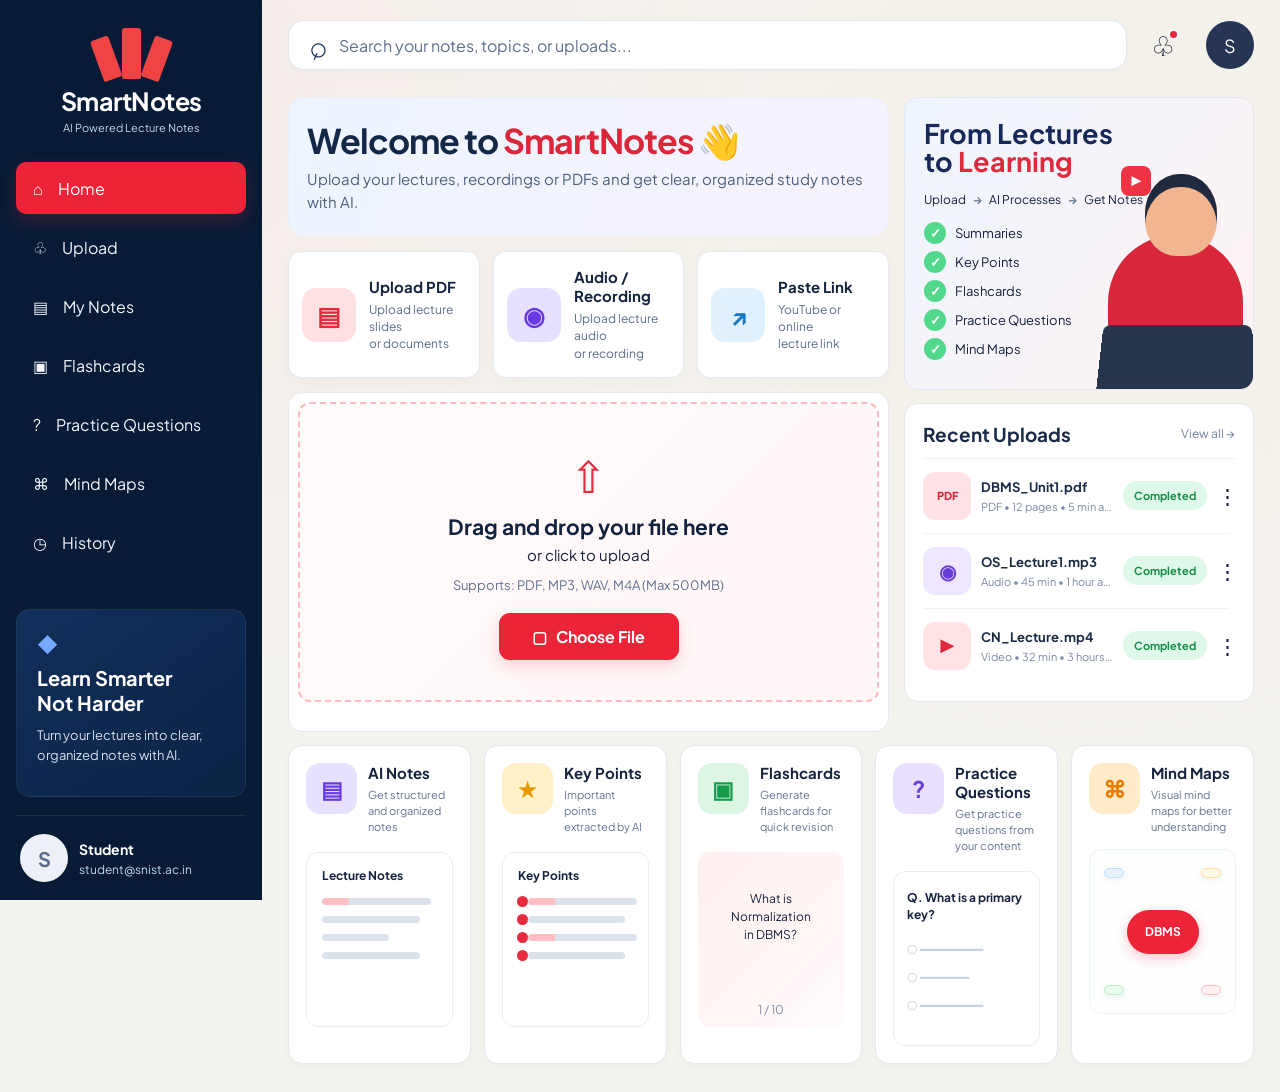
<file: index (1).html>
<!DOCTYPE html>
<html lang="en">
<head>
    <meta charset="UTF-8">
    <meta name="viewport" content="width=device-width, initial-scale=1.0">
    <title>SmartNotes - AI Powered Lecture Notes</title>
    <link rel="stylesheet" href="style.css">
</head>

<body>

<aside class="sidebar" id="sidebar">

    <button class="mobile-menu-btn" id="mobileMenuBtn" aria-label="Open menu">☰</button>

    <div class="brand">
        <div class="logo-mark" aria-hidden="true">
            <span></span><span></span><span></span>
        </div>
        <div class="brand-text">
            <h2>SmartNotes</h2>
            <p>AI Powered Lecture Notes</p>
        </div>
    </div>

    <nav class="sidebar-nav">
        <button class="nav-item active" onclick="goDashboard()">⌂ <span>Home</span></button>
        <button class="nav-item" onclick="showMessage('Upload a document first')">♧ <span>Upload</span></button>
        <button class="nav-item" onclick="showMessage('My Notes will be available soon')">▤ <span>My Notes</span></button>
        <button class="nav-item" onclick="showMessage('Flashcards will be available soon')">▣ <span>Flashcards</span></button>
        <button class="nav-item" onclick="showMessage('Practice Questions will be available soon')">? <span>Practice Questions</span></button>
        <button class="nav-item" onclick="showMessage('Mind Maps will be available soon')">⌘ <span>Mind Maps</span></button>
        <button class="nav-item" onclick="showMessage('History will be available soon')">◷ <span>History</span></button>
    </nav>

    <div class="sidebar-card">
        <div class="sidebar-card-icon">◆</div>
        <strong>Learn Smarter<br>Not Harder</strong>
        <p>Turn your lectures into clear, organized notes with AI.</p>
    </div>

    <div class="student-profile">
        <div class="student-avatar">S</div>
        <div>
            <strong>Student</strong>
            <span>student@snist.ac.in</span>
        </div>
    </div>
</aside>


<main class="main">

    <header class="topbar">
        <div class="search-box">
            <span>⌕</span>
            <input
                type="text"
                id="searchInput"
                placeholder="Search your notes, topics, or uploads..."
                autocomplete="off"
            >
        </div>

        <div class="top-actions">
            <button class="notification-btn" aria-label="Notifications">
                ♧
                <i></i>
            </button>
            <div class="profile">S</div>
        </div>
    </header>


    <div class="dashboard-grid">

        <section class="dashboard-main">

            <section class="hero">
                <div>
                    <h1>Welcome to <span>SmartNotes</span> 👋</h1>
                    <p>Upload your lectures, recordings or PDFs and get clear, organized study notes with AI.</p>
                </div>
            </section>


            <section class="quick-actions">
                <button class="quick-card" onclick="fileInput.click()">
                    <div class="quick-icon red">▤</div>
                    <div>
                        <strong>Upload PDF</strong>
                        <p>Upload lecture slides<br>or documents</p>
                    </div>
                </button>

                <button class="quick-card" onclick="showMessage('Audio / Recording support coming soon')">
                    <div class="quick-icon purple">◉</div>
                    <div>
                        <strong>Audio / Recording</strong>
                        <p>Upload lecture audio<br>or recording</p>
                    </div>
                </button>

                <button class="quick-card" onclick="showMessage('Paste Link support coming soon')">
                    <div class="quick-icon blue">↗</div>
                    <div>
                        <strong>Paste Link</strong>
                        <p>YouTube or online<br>lecture link</p>
                    </div>
                </button>
            </section>


            <section class="upload-card">
                <div
                    class="dropzone"
                    id="dropzone"
                    role="button"
                    tabindex="0"
                    aria-label="Upload PDF"
                >
                    <div class="upload-cloud">⇧</div>
                    <h2>Drag and drop your file here</h2>
                    <p>or click to upload</p>
                    <small>Supports: PDF, MP3, WAV, M4A (Max 500MB)</small>

                    <input
                        type="file"
                        id="fileInput"
                        accept=".pdf,application/pdf"
                        hidden
                    >

                    <button type="button" id="chooseFile" class="choose-file">
                        ▢ &nbsp; Choose File
                    </button>
                </div>

                <div class="file-status" id="fileStatus"></div>
            </section>

        </section>


        <aside class="dashboard-side">

            <section class="learning-card">
                <div class="learning-copy">
                    <h2>From Lectures<br>to <span>Learning</span></h2>
                    <p class="flow">Upload <b>→</b> AI Processes <b>→</b> Get Notes</p>

                    <ul>
                        <li><span>✓</span> Summaries</li>
                        <li><span>✓</span> Key Points</li>
                        <li><span>✓</span> Flashcards</li>
                        <li><span>✓</span> Practice Questions</li>
                        <li><span>✓</span> Mind Maps</li>
                    </ul>
                </div>

                <div class="learning-illustration">
                    <div class="play-button">▶</div>
                    <div class="person-head"></div>
                    <div class="person-body"></div>
                    <div class="laptop"></div>
                </div>
            </section>


            <section class="recent-card">
                <div class="recent-header">
                    <h2>Recent Uploads</h2>
                    <button onclick="showMessage('Recent uploads view coming soon')">View all →</button>
                </div>

                <div class="recent-list" id="recentList">
                    <div class="recent-item">
                        <div class="recent-icon pdf">PDF</div>
                        <div class="recent-info">
                            <strong>DBMS_Unit1.pdf</strong>
                            <span>PDF • 12 pages • 5 min ago</span>
                        </div>
                        <b class="status">Completed</b>
                        <button class="dots">⋮</button>
                    </div>

                    <div class="recent-item">
                        <div class="recent-icon audio">◉</div>
                        <div class="recent-info">
                            <strong>OS_Lecture1.mp3</strong>
                            <span>Audio • 45 min • 1 hour ago</span>
                        </div>
                        <b class="status">Completed</b>
                        <button class="dots">⋮</button>
                    </div>

                    <div class="recent-item">
                        <div class="recent-icon video">▶</div>
                        <div class="recent-info">
                            <strong>CN_Lecture.mp4</strong>
                            <span>Video • 32 min • 3 hours ago</span>
                        </div>
                        <b class="status">Completed</b>
                        <button class="dots">⋮</button>
                    </div>
                </div>
            </section>

        </aside>

    </div>


    <section class="features" id="features">

        <article class="feature-card">
            <div class="feature-heading">
                <div class="feature-icon purple">▤</div>
                <div>
                    <h3>AI Notes</h3>
                    <p>Get structured and organized notes</p>
                </div>
            </div>
            <div class="mini-notes">
                <strong>Lecture Notes</strong>
                <span class="mini-line long"></span>
                <span class="mini-line"></span>
                <span class="mini-line short"></span>
                <span class="mini-line"></span>
            </div>
        </article>

        <article class="feature-card">
            <div class="feature-heading">
                <div class="feature-icon yellow">★</div>
                <div>
                    <h3>Key Points</h3>
                    <p>Important points extracted by AI</p>
                </div>
            </div>
            <div class="mini-notes bullets">
                <strong>Key Points</strong>
                <span class="mini-line long"></span>
                <span class="mini-line"></span>
                <span class="mini-line long"></span>
                <span class="mini-line"></span>
            </div>
        </article>

        <article class="feature-card">
            <div class="feature-heading">
                <div class="feature-icon green">▣</div>
                <div>
                    <h3>Flashcards</h3>
                    <p>Generate flashcards for quick revision</p>
                </div>
            </div>
            <div class="flashcard-preview">
                <span>What is Normalization<br>in DBMS?</span>
                <b>1 / 10</b>
            </div>
        </article>

        <article class="feature-card">
            <div class="feature-heading">
                <div class="feature-icon violet">?</div>
                <div>
                    <h3>Practice Questions</h3>
                    <p>Get practice questions from your content</p>
                </div>
            </div>
            <div class="question-preview">
                <strong>Q. What is a primary key?</strong>
                <span>○ ━━━━━━━━━</span>
                <span>○ ━━━━━━━</span>
                <span>○ ━━━━━━━━━</span>
            </div>
        </article>

        <article class="feature-card">
            <div class="feature-heading">
                <div class="feature-icon orange">⌘</div>
                <div>
                    <h3>Mind Maps</h3>
                    <p>Visual mind maps for better understanding</p>
                </div>
            </div>
            <div class="mindmap-preview">
                <div class="mind-center">DBMS</div>
                <i class="node n1"></i><i class="node n2"></i>
                <i class="node n3"></i><i class="node n4"></i>
            </div>
        </article>

    </section>

</main>


<script>
function goDashboard() {
    window.location.href = "/";
}

function showMessage(message) {
    const status = document.getElementById("fileStatus");
    status.textContent = message;
    status.style.color = "#3157a5";

    clearTimeout(window.messageTimer);
    window.messageTimer = setTimeout(() => {
        status.textContent = "";
    }, 3500);
}

const fileInput = document.getElementById("fileInput");
const chooseFile = document.getElementById("chooseFile");
const dropzone = document.getElementById("dropzone");
const fileStatus = document.getElementById("fileStatus");

chooseFile.addEventListener("click", function (event) {
    event.stopPropagation();
    fileInput.click();
});

dropzone.addEventListener("click", function () {
    fileInput.click();
});

dropzone.addEventListener("keydown", function (event) {
    if (event.key === "Enter" || event.key === " ") {
        event.preventDefault();
        fileInput.click();
    }
});

fileInput.addEventListener("change", function () {
    if (fileInput.files.length > 0) {
        uploadPDF(fileInput.files[0]);
    }
});

dropzone.addEventListener("dragover", function (event) {
    event.preventDefault();
    dropzone.classList.add("dragging");
});

dropzone.addEventListener("dragleave", function () {
    dropzone.classList.remove("dragging");
});

dropzone.addEventListener("drop", function (event) {
    event.preventDefault();
    dropzone.classList.remove("dragging");

    const files = event.dataTransfer.files;
    if (files.length > 0) {
        uploadPDF(files[0]);
    }
});

async function uploadPDF(file) {
    const isPDF =
        file.type === "application/pdf" ||
        file.name.toLowerCase().endsWith(".pdf");

    if (!isPDF) {
        fileStatus.textContent = "❌ Please select a PDF file.";
        fileStatus.style.color = "#d93025";
        return;
    }

    fileStatus.textContent = "⏳ Uploading and extracting your PDF...";
    fileStatus.style.color = "#3157a5";

    const formData = new FormData();
    formData.append("file", file);

    try {
        const response = await fetch("/upload", {
            method: "POST",
            body: formData
        });

        const data = await response.json();

        if (!response.ok) {
            throw new Error(data.error || "Upload failed.");
        }

        sessionStorage.setItem("smartnotes_text", data.text || "");
        sessionStorage.setItem("smartnotes_filename", data.filename || file.name);
        sessionStorage.setItem("smartnotes_pages", data.pages || 0);

        fileStatus.textContent =
            "✅ PDF uploaded successfully! Opening document...";
        fileStatus.style.color = "#188038";

        setTimeout(function () {
            window.location.href = "/document.html";
        }, 500);

    } catch (error) {
        console.error(error);
        fileStatus.textContent = "❌ " + error.message;
        fileStatus.style.color = "#d93025";
    }
}


/* MOBILE MENU */
const mobileMenuBtn = document.getElementById("mobileMenuBtn");
const sidebar = document.getElementById("sidebar");

mobileMenuBtn.addEventListener("click", function () {
    sidebar.classList.toggle("menu-open");

    if (sidebar.classList.contains("menu-open")) {
        mobileMenuBtn.textContent = "✕";
        mobileMenuBtn.setAttribute("aria-label", "Close menu");
    } else {
        mobileMenuBtn.textContent = "☰";
        mobileMenuBtn.setAttribute("aria-label", "Open menu");
    }
});


/* SEARCH */
const searchInput = document.getElementById("searchInput");

searchInput.addEventListener("input", function () {
    const searchText = searchInput.value.toLowerCase().trim();

    document.querySelectorAll(".feature-card").forEach(function (card) {
        const text = card.textContent.toLowerCase();
        card.style.display =
            !searchText || text.includes(searchText) ? "" : "none";
    });

    document.querySelectorAll(".recent-item").forEach(function (item) {
        const text = item.textContent.toLowerCase();
        item.style.display =
            !searchText || text.includes(searchText) ? "" : "none";
    });
});
</script>

</body>
</html>
</file>
<file: style.css>
@import url('https://fonts.googleapis.com/css2?family=Plus+Jakarta+Sans:wght@300;400;500;600;700;800&family=Newsreader:ital,opsz,wght@1,6..72,400;1,6..72,500;1,6..72,600&display=swap');

:root, [data-theme="light"] {
    --bg-warm: #F5F3EE;
    --bg-main: #F5F3EE;
    --bg-card: #FFFFFF;
    --bg-surface: #FFFFFF;
    --bg-card-subtle: #FAF9F6;
    --bg-card-glass: rgba(255, 255, 255, 0.88);
    --text-primary: #152238;
    --text-secondary: #758096;
    --text-muted: #9BA4B5;
    --accent-red: #F3263D;
    --accent-red-hover: #DB1D32;
    --accent-red-subtle: rgba(243, 38, 61, 0.08);
    --accent-gold: #C49A48;
    --border-subtle: #E8E5DF;
    --border-light: rgba(21, 34, 56, 0.06);
    --shadow-sm: 0 2px 8px -1px rgba(21, 34, 56, 0.05);
    --shadow-md: 0 10px 25px -4px rgba(21, 34, 56, 0.07), 0 2px 6px -2px rgba(21, 34, 56, 0.03);
    --shadow-lg: 0 20px 40px -8px rgba(21, 34, 56, 0.09), 0 4px 12px -2px rgba(21, 34, 56, 0.04);
    --radius-pill: 9999px;
    --radius-lg: 24px;
    --radius-md: 18px;
    --radius-sm: 12px;
}

[data-theme="dark"] {
    --bg-warm: #101521;
    --bg-main: #101521;
    --bg-card: #192334;
    --bg-surface: #192334;
    --bg-card-subtle: #202D40;
    --bg-card-glass: rgba(25, 35, 52, 0.88);
    --text-primary: #F5F6FA;
    --text-secondary: #AAB5C5;
    --text-muted: #6E7C91;
    --accent-red: #FF4056;
    --accent-red-hover: #FF5A6E;
    --accent-red-subtle: rgba(255, 64, 86, 0.16);
    --accent-gold: #E2BC70;
    --border-subtle: #303D50;
    --border-light: rgba(245, 246, 250, 0.08);
    --shadow-sm: 0 2px 8px -1px rgba(0, 0, 0, 0.35);
    --shadow-md: 0 10px 25px -4px rgba(0, 0, 0, 0.45), 0 2px 6px -2px rgba(0, 0, 0, 0.25);
    --shadow-lg: 0 20px 40px -8px rgba(0, 0, 0, 0.55), 0 4px 12px -2px rgba(0, 0, 0, 0.35);
    --radius-pill: 9999px;
    --radius-lg: 24px;
    --radius-md: 18px;
    --radius-sm: 12px;
}

* {
    box-sizing: border-box;
    margin: 0;
    padding: 0;
}

html {
    width: 100%;
    min-height: 100%;
    scroll-behavior: smooth;
}

body {
    font-family: 'Plus Jakarta Sans', -apple-system, BlinkMacSystemFont, 'Segoe UI', Roboto, sans-serif;
    background: radial-gradient(circle at 15% 10%, rgba(243, 38, 61, 0.035) 0%, transparent 40%), radial-gradient(circle at 85% 20%, rgba(196, 154, 72, 0.03) 0%, transparent 40%), var(--bg-main);
    color: var(--text-primary);
    min-height: 100vh;
    overflow-x: hidden;
    -webkit-font-smoothing: antialiased;
    -moz-osx-font-smoothing: grayscale;
    transition: background-color 0.4s ease, color 0.4s ease;
}

[data-theme="dark"] body {
    background: radial-gradient(circle at 15% 10%, rgba(255, 64, 86, 0.05) 0%, transparent 40%), radial-gradient(circle at 85% 20%, rgba(226, 188, 112, 0.04) 0%, transparent 40%), var(--bg-main);
}

button,
input {
    font: inherit;
}

button {
    border: 0;
}

.sidebar {
    position: fixed;
    inset: 0 auto 0 0;
    width: 262px;
    height: 100vh;
    padding: 26px 16px 18px;
    background: #071b36;
    color: #fff;
    display: flex;
    flex-direction: column;
    z-index: 1000;
    overflow-y: auto;
}

.brand {
    display: flex;
    align-items: center;
    justify-content: center;
    flex-direction: column;
    text-align: center;
    margin-bottom: 28px;
}

.logo-mark {
    width: 76px;
    height: 55px;
    position: relative;
    margin-bottom: 8px;
}

.logo-mark span {
    position: absolute;
    bottom: 2px;
    width: 19px;
    height: 43px;
    background: #f04444;
    border-radius: 3px 3px 2px 2px;
    transform-origin: bottom;
}

.logo-mark span:nth-child(1) {
    left: 11px;
    transform: rotate(-20deg);
}

.logo-mark span:nth-child(2) {
    left: 29px;
    height: 51px;
    transform: rotate(0);
}

.logo-mark span:nth-child(3) {
    right: 10px;
    transform: rotate(20deg);
}

.brand h2 {
    font-size: 25px;
    line-height: 1;
    letter-spacing: -0.5px;
}

.brand p {
    margin-top: 7px;
    font-size: 11px;
    color: #c8d3e5;
}

.sidebar-nav {
    display: flex;
    flex-direction: column;
    gap: 7px;
}

.nav-item {
    width: 100%;
    min-height: 52px;
    padding: 10px 17px;
    display: flex;
    align-items: center;
    gap: 15px;
    border-radius: 10px;
    background: transparent;
    color: #f1f5fb;
    cursor: pointer;
    text-align: left;
    font-size: 16px;
    transition: 0.2s ease;
}

.nav-item:hover {
    background: rgba(255, 255, 255, 0.08);
}

.nav-item.active {
    background: #ed2438;
    box-shadow: 0 7px 18px rgba(237, 36, 56, 0.22);
}

.nav-item:first-letter {
    font-size: 23px;
}

.sidebar-card {
    margin-top: auto;
    padding: 18px 20px;
    min-height: 188px;
    border-radius: 14px;
    background: linear-gradient(145deg, #122f5b, #0b2344);
    border: 1px solid rgba(255,255,255,0.06);
}

.sidebar-card-icon {
    font-size: 25px;
    margin-bottom: 5px;
    color: #75a8ff;
}

.sidebar-card strong {
    display: block;
    font-size: 20px;
    line-height: 1.25;
}

.sidebar-card p {
    margin-top: 10px;
    color: #d4deed;
    font-size: 13px;
    line-height: 1.55;
}

.student-profile {
    display: flex;
    align-items: center;
    gap: 11px;
    padding: 18px 4px 0;
    margin-top: 18px;
    border-top: 1px solid rgba(255,255,255,0.09);
}

.student-avatar {
    width: 48px;
    height: 48px;
    flex: 0 0 48px;
    display: grid;
    place-items: center;
    border-radius: 50%;
    background: #edf1f7;
    color: #596b8d;
    font-size: 20px;
    font-weight: 700;
}

.student-profile strong,
.student-profile span {
    display: block;
}

.student-profile strong {
    font-size: 14px;
}

.student-profile span {
    margin-top: 4px;
    color: #c8d3e5;
    font-size: 12px;
}

.mobile-menu-btn {
    display: none;
}

.main {
    margin-left: 262px;
    width: calc(100% - 262px);
    min-height: 100vh;
    padding: 20px 26px 28px;
}

.topbar {
    display: flex;
    align-items: center;
    gap: 18px;
    margin-bottom: 27px;
}

.search-box {
    height: 50px;
    flex: 1;
    max-width: 900px;
    display: flex;
    align-items: center;
    gap: 13px;
    padding: 0 18px;
    border: 1px solid #e0e6f0;
    border-radius: 16px;
    background: #fff;
    box-shadow: 0 2px 8px rgba(25, 52, 92, 0.02);
}

.search-box > span {
    font-size: 31px;
    line-height: 1;
    color: #172f55;
    transform: rotate(-20deg);
}

.search-box input {
    width: 100%;
    border: 0;
    outline: 0;
    background: transparent;
    color: #17213d;
    font-size: 16px;
}

.search-box input::placeholder {
    color: #61708c;
}

.top-actions {
    margin-left: auto;
    display: flex;
    align-items: center;
    gap: 25px;
}

.notification-btn {
    position: relative;
    width: 36px;
    height: 40px;
    background: transparent;
    color: #17213d;
    cursor: pointer;
    font-size: 27px;
}

.notification-btn i {
    position: absolute;
    top: 4px;
    right: 2px;
    width: 11px;
    height: 11px;
    border-radius: 50%;
    background: #e7283c;
    border: 2px solid #f5f8fd;
}

.profile {
    width: 48px;
    height: 48px;
    display: grid;
    place-items: center;
    border-radius: 50%;
    background: #263553;
    color: #fff;
    font-size: 18px;
}

.dashboard-grid {
    display: grid;
    grid-template-columns: minmax(0, 2.15fr) minmax(350px, 1fr);
    gap: 15px;
    align-items: start;
}

.dashboard-main {
    min-width: 0;
}

.hero {
    min-height: 126px;
    display: flex;
    align-items: center;
    padding: 23px 18px;
    margin-bottom: 14px;
    border-radius: 17px;
    background: linear-gradient(110deg, #edf5ff, #f7f2ff);
    border: 1px solid #edf0f6;
}

.hero h1 {
    font-size: 34px;
    line-height: 1.15;
    letter-spacing: -1px;
    color: #132747;
}

.hero h1 span {
    color: #db273a;
}

.hero p {
    margin-top: 8px;
    max-width: 780px;
    color: #4e607f;
    font-size: 15px;
    line-height: 1.5;
}

.hero-badge {
    display: inline-flex;
    align-items: center;
    gap: 8px;
    padding: 4px 12px;
    background: rgba(237, 36, 56, 0.08);
    border: 1px solid rgba(237, 36, 56, 0.22);
    border-radius: 20px;
    font-size: 11px;
    font-weight: 700;
    letter-spacing: 0.6px;
    color: #ed2438;
    margin-bottom: 8px;
    text-transform: uppercase;
}

.badge-dot {
    width: 7px;
    height: 7px;
    border-radius: 50%;
    background: #ed2438;
    box-shadow: 0 0 6px rgba(237, 36, 56, 0.6);
    display: inline-block;
}

.hero-pills {
    display: flex;
    flex-wrap: wrap;
    gap: 8px;
    margin-top: 12px;
}

.hero-pill {
    display: inline-flex;
    align-items: center;
    gap: 5px;
    padding: 3px 10px;
    background: #ffffff;
    border: 1px solid #d8e1ee;
    border-radius: 12px;
    font-size: 12px;
    font-weight: 600;
    color: #172b4d;
    box-shadow: 0 1px 3px rgba(10, 30, 60, 0.04);
}

.feature-tag {
    margin-left: auto;
    font-size: 10.5px;
    font-weight: 700;
    letter-spacing: 0.4px;
    padding: 2px 7px;
    border-radius: 6px;
    background: #f1f4f9;
    color: #556885;
    text-transform: uppercase;
}

.quick-actions {
    display: grid;
    grid-template-columns: repeat(3, 1fr);
    gap: 13px;
    margin-bottom: 14px;
}

.quick-card {
    min-height: 106px;
    padding: 15px 13px;
    display: flex;
    align-items: center;
    gap: 13px;
    text-align: left;
    background: #fff;
    border: 1px solid #e5eaf2;
    border-radius: 13px;
    box-shadow: 0 4px 14px rgba(36, 56, 88, 0.03);
    cursor: pointer;
    transition: 0.2s ease;
}

.quick-card:hover {
    transform: translateY(-2px);
    box-shadow: 0 8px 20px rgba(36, 56, 88, 0.08);
}

.quick-card strong {
    display: block;
    color: #14233e;
    font-size: 15px;
}

.quick-card p {
    margin-top: 5px;
    color: #5d6d88;
    font-size: 12px;
    line-height: 1.45;
}

.quick-icon,
.feature-icon {
    flex: 0 0 auto;
    display: grid;
    place-items: center;
    border-radius: 14px;
    font-weight: 700;
}

.quick-icon {
    width: 54px;
    height: 54px;
    font-size: 25px;
}

.red {
    background: #ffe1e4;
    color: #e32b3c;
}

.purple {
    background: #e8e0ff;
    color: #693be2;
}

.blue {
    background: #dff1ff;
    color: #1979bf;
}

.green {
    background: #ddf5e3;
    color: #17994c;
}

.yellow {
    background: #fff0c8;
    color: #e69a00;
}

.violet {
    background: #e9e0ff;
    color: #6840d7;
}

.orange {
    background: #ffebc9;
    color: #e77d00;
}

.upload-card {
    padding: 9px;
    background: #fff;
    border-radius: 14px;
    border: 1px solid #e4e9f1;
}

.dropzone {
    min-height: 300px;
    padding: 24px;
    display: flex;
    flex-direction: column;
    align-items: center;
    justify-content: center;
    text-align: center;
    border: 2px dashed #ffb9c0;
    border-radius: 12px;
    background: linear-gradient(135deg, #fffafa, #fff6f7);
    cursor: pointer;
    transition: 0.2s ease;
}

.dropzone:hover,
.dropzone.dragging {
    border-color: #ed3346;
    background: #fff2f4;
}

.upload-cloud {
    width: 60px;
    height: 60px;
    display: grid;
    place-items: center;
    margin-bottom: 8px;
    color: #e42c3e;
    font-size: 44px;
    font-weight: 300;
}

.dropzone h2 {
    color: #13233e;
    font-size: 21px;
}

.dropzone p {
    margin-top: 5px;
    color: #17233a;
    font-size: 15px;
}

.dropzone small {
    margin-top: 13px;
    color: #62718c;
    font-size: 13px;
}

.choose-file {
    min-width: 180px;
    margin-top: 20px;
    padding: 13px 25px;
    border-radius: 11px;
    background: #ed2438;
    color: #fff;
    font-size: 16px;
    font-weight: 700;
    cursor: pointer;
    box-shadow: 0 6px 15px rgba(237,36,56,0.18);
}

.choose-file:hover {
    background: #d91f32;
}

.file-status {
    min-height: 20px;
    padding: 7px 5px 1px;
    text-align: center;
    font-size: 13px;
}

.dashboard-side {
    min-width: 0;
    display: flex;
    flex-direction: column;
    gap: 13px;
}

.learning-card {
    min-height: 288px;
    position: relative;
    overflow: hidden;
    display: flex;
    padding: 22px 19px;
    border: 1px solid #e3e8f2;
    border-radius: 14px;
    background: linear-gradient(130deg, #eef5ff, #fff3f3);
}

.learning-copy {
    position: relative;
    z-index: 2;
}

.learning-copy h2 {
    color: #172859;
    font-size: 27px;
    line-height: 1.03;
}

.learning-copy h2 span {
    color: #df293d;
}

.flow {
    margin-top: 16px;
    color: #17213d;
    font-size: 12px;
}

.flow b {
    margin: 0 5px;
    color: #71809a;
}

.learning-copy ul {
    list-style: none;
    margin-top: 15px;
}

.learning-copy li {
    display: flex;
    align-items: center;
    gap: 9px;
    margin: 7px 0;
    color: #17213d;
    font-size: 13px;
}

.learning-copy li span {
    width: 22px;
    height: 22px;
    display: grid;
    place-items: center;
    border-radius: 50%;
    background: #52d88c;
    color: #fff;
    font-weight: 700;
}

.learning-illustration {
    position: absolute;
    right: -7px;
    bottom: 0;
    width: 48%;
    height: 80%;
}

.play-button {
    position: absolute;
    top: 10px;
    left: 28px;
    width: 30px;
    height: 30px;
    display: grid;
    place-items: center;
    border-radius: 8px;
    background: #ef3345;
    color: #fff;
    font-size: 13px;
    z-index: 4;
}

.person-head {
    position: absolute;
    top: 18px;
    right: 43px;
    width: 72px;
    height: 82px;
    border-radius: 48% 48% 43% 43%;
    background: #f1b58f;
    box-shadow: inset 0 13px 0 #202a3e;
    z-index: 3;
}

.person-body {
    position: absolute;
    right: 17px;
    bottom: 14px;
    width: 135px;
    height: 140px;
    border-radius: 70px 70px 0 0;
    background: #d9263b;
    z-index: 2;
}

.laptop {
    position: absolute;
    right: 5px;
    bottom: 0;
    width: 155px;
    height: 66px;
    border-radius: 8px 8px 3px 3px;
    background: #28364d;
    transform: perspective(120px) rotateX(10deg);
    z-index: 5;
    box-shadow: 0 14px 0 #c59a76;
}

.recent-card {
    background: #fff;
    border: 1px solid #e2e8f0;
    border-radius: 14px;
    padding: 18px;
}

.recent-header {
    display: flex;
    align-items: center;
    justify-content: space-between;
    padding-bottom: 12px;
    border-bottom: 1px solid #edf0f5;
}

.recent-header h2 {
    color: #1b2b47;
    font-size: 19px;
}

.recent-header button {
    background: transparent;
    color: #71819e;
    font-size: 12px;
    cursor: pointer;
}

.recent-list {
    display: flex;
    flex-direction: column;
    max-height: 225px;
    overflow-y: auto;
    overflow-x: hidden;
    padding-right: 6px;
    scrollbar-width: thin;
    scrollbar-color: #cbd5e1 #f8fafc;
}

.recent-list::-webkit-scrollbar {
    width: 6px;
}

.recent-list::-webkit-scrollbar-track {
    background: #f8fafc;
    border-radius: 4px;
}

.recent-list::-webkit-scrollbar-thumb {
    background: #cbd5e1;
    border-radius: 4px;
}

.recent-list::-webkit-scrollbar-thumb:hover {
    background: #94a3b8;
}

.recent-item {
    min-width: 0;
    display: grid;
    grid-template-columns: 48px minmax(0, 1fr) auto 12px;
    align-items: center;
    gap: 10px;
    padding: 13px 0;
    border-bottom: 1px solid #f0f2f6;
}

.recent-item:last-child {
    border-bottom: 0;
}

.recent-icon {
    width: 48px;
    height: 48px;
    display: grid;
    place-items: center;
    border-radius: 12px;
    font-size: 11px;
    font-weight: 800;
}

.recent-icon.pdf {
    background: #ffe2e5;
    color: #d9263b;
}

.recent-icon.audio {
    background: #eee7ff;
    color: #6a3dd6;
    font-size: 20px;
}

.recent-icon.video {
    background: #ffe3e5;
    color: #df293e;
    font-size: 18px;
}

.recent-info {
    min-width: 0;
}

.recent-info strong,
.recent-info span {
    display: block;
    overflow: hidden;
    text-overflow: ellipsis;
    white-space: nowrap;
}

.recent-info strong {
    color: #1b2a44;
    font-size: 13px;
}

.recent-info span {
    margin-top: 5px;
    color: #7b89a1;
    font-size: 11px;
}

.status {
    padding: 8px 11px;
    border-radius: 20px;
    background: #def8e9;
    color: #168e49;
    font-size: 11px;
    white-space: nowrap;
}

.dots {
    background: transparent;
    color: #17213d;
    font-size: 21px;
    cursor: pointer;
}

.features {
    display: grid;
    grid-template-columns: repeat(5, minmax(0, 1fr));
    gap: 13px;
    margin-top: 13px;
}

.feature-card {
    min-width: 0;
    min-height: 300px;
    padding: 17px;
    background: #fff;
    border: 1px solid #e3e8f1;
    border-radius: 14px;
    box-shadow: 0 3px 12px rgba(35, 55, 88, 0.025);
}

.feature-heading {
    display: flex;
    align-items: flex-start;
    gap: 11px;
}

.feature-icon {
    width: 51px;
    height: 51px;
    font-size: 23px;
}

.feature-heading h3 {
    color: #17233d;
    font-size: 15px;
}

.feature-heading p {
    margin-top: 5px;
    color: #65748e;
    font-size: 11px;
    line-height: 1.45;
}

.mini-notes {
    min-height: 175px;
    margin-top: 17px;
    padding: 15px;
    border: 1px solid #e9edf3;
    border-radius: 12px;
    background: #fff;
}

.mini-notes strong {
    display: block;
    margin-bottom: 15px;
    font-size: 12px;
    color: #17233d;
}

.mini-line {
    display: block;
    width: 85%;
    height: 7px;
    margin: 11px 0;
    border-radius: 5px;
    background: #dce2ec;
}

.mini-line.long {
    width: 95%;
    background: linear-gradient(90deg, #ffbdc4 25%, #dce2ec 25%);
}

.mini-line.short {
    width: 58%;
}

.bullets .mini-line {
    position: relative;
    margin-left: 10px;
}

.bullets .mini-line::before {
    content: "";
    position: absolute;
    left: -11px;
    top: -2px;
    width: 11px;
    height: 11px;
    border-radius: 50%;
    background: #e62b3d;
}

.flashcard-preview {
    min-height: 175px;
    margin-top: 17px;
    padding: 28px 14px 10px;
    display: flex;
    flex-direction: column;
    align-items: center;
    justify-content: space-between;
    text-align: center;
    border-radius: 12px;
    background: linear-gradient(135deg, #fff0f0, #fffafa);
}

.flashcard-preview span {
    margin-top: 10px;
    color: #17233d;
    font-size: 12px;
    line-height: 1.5;
}

.flashcard-preview b {
    color: #8491a8;
    font-size: 12px;
    font-weight: 400;
}

.question-preview {
    min-height: 175px;
    margin-top: 17px;
    padding: 17px 13px;
    border: 1px solid #e9edf3;
    border-radius: 12px;
    background: #fff;
}

.question-preview strong {
    display: block;
    color: #17233d;
    font-size: 12px;
    line-height: 1.45;
    margin-bottom: 18px;
}

.question-preview span {
    display: block;
    margin: 13px 0;
    color: #c7cfdd;
    font-size: 12px;
}

.mindmap-preview {
    min-height: 165px;
    margin-top: 14px;
    position: relative;
    border-radius: 12px;
    background: #fdfefe;
    border: 1px solid #edf2f9;
    overflow: hidden;
    display: flex;
    align-items: center;
    justify-content: center;
}

.mindmap-svg-lines {
    position: absolute;
    inset: 0;
    width: 100%;
    height: 100%;
    pointer-events: none;
    z-index: 1;
}

.mind-center {
    position: absolute;
    top: 50%;
    left: 50%;
    transform: translate(-50%, -50%);
    width: 72px;
    height: 44px;
    display: grid;
    place-items: center;
    border-radius: 22px;
    background: #ed2438;
    color: #fff;
    font-weight: 700;
    font-size: 12px;
    box-shadow: 0 4px 12px rgba(237, 36, 56, 0.25);
    z-index: 2;
}

.node {
    position: absolute;
    padding: 4px 9px;
    border-radius: 7px;
    font-size: 11px;
    font-weight: 600;
    z-index: 2;
    box-shadow: 0 2px 6px rgba(0,0,0,0.06);
    white-space: nowrap;
}

.n1 { top: 18px; left: 14px; background: #e7f2ff; color: #1665c1; border: 1px solid #bfe1ff; }
.n2 { top: 18px; right: 14px; background: #fff8e8; color: #b46b00; border: 1px solid #ffdf9c; }
.n3 { bottom: 18px; left: 14px; background: #eafbee; color: #15803d; border: 1px solid #bdeecb; }
.n4 { bottom: 18px; right: 14px; background: #fff0f2; color: #c81e33; border: 1px solid #ffc0c7; }

/* =========================================================
   SMARTNOTES DOCUMENT WORKSPACE (Desktop Base Styles)
========================================================= */

.workspace {
    margin-left: 262px;
    width: calc(100% - 262px);
    min-height: 100vh;
    padding: 18px 24px 26px;
    background: #f5f8fd;
}

.workspace-topbar {
    min-height: 58px;
    display: flex;
    align-items: center;
    gap: 16px;
    margin-bottom: 14px;
}

.back-button {
    padding: 10px 14px;
    border-radius: 10px;
    background: #ffffff;
    border: 1px solid #e0e6ef;
    color: #263752;
    cursor: pointer;
    font-weight: 600;
    display: inline-flex;
    align-items: center;
    gap: 6px;
    text-decoration: none;
}

.back-button:hover {
    background: #f1f5fb;
}

.document-title {
    min-width: 0;
    flex: 1;
    display: flex;
    align-items: center;
    gap: 10px;
}

.document-title > span {
    font-size: 22px;
}

.document-title strong,
.document-title small {
    display: block;
}

.document-title strong {
    color: #17233d;
    font-size: 16px;
    overflow: hidden;
    text-overflow: ellipsis;
    white-space: nowrap;
}

.document-title small {
    margin-top: 3px;
    color: #71809a;
    font-size: 11px;
}

.more-button {
    width: 38px;
    height: 38px;
    border-radius: 10px;
    background: #fff;
    border: 1px solid #e0e6ef;
    color: #263752;
    cursor: pointer;
    font-size: 22px;
}

.workspace-grid {
    display: grid;
    grid-template-columns: minmax(0, 1.05fr) minmax(390px, 0.95fr);
    gap: 16px;
    min-height: calc(100vh - 95px);
}

.document-panel,
.ai-panel {
    min-width: 0;
    background: #ffffff;
    border: 1px solid #e1e7f0;
    border-radius: 16px;
    box-shadow: 0 4px 16px rgba(32, 52, 83, 0.04);
}

.document-panel {
    display: flex;
    flex-direction: column;
    min-height: 700px;
    overflow: hidden;
}

.ai-panel {
    height: 700px;
    min-height: 700px;
    display: flex;
    flex-direction: column;
    overflow: hidden;
}

.panel-header {
    min-height: 72px;
    padding: 17px 19px;
    display: flex;
    align-items: center;
    justify-content: space-between;
    gap: 12px;
    border-bottom: 1px solid #edf0f5;
}

.panel-header h2 {
    color: #17243e;
    font-size: 17px;
}

.panel-header p {
    margin-top: 5px;
    color: #74829a;
    font-size: 11px;
}

#pageBadge {
    padding: 7px 10px;
    border-radius: 20px;
    background: #edf4ff;
    color: #3157a5;
    font-size: 11px;
    white-space: nowrap;
}

.document-content {
    flex: 1;
    min-height: 0;
    padding: 22px;
    overflow-y: auto;
    overflow-x: hidden;
    color: var(--text-primary);
    font-family: 'Times New Roman', Times, serif;
    font-size: 15px;
    line-height: 1.85;
    white-space: pre-wrap;
    overflow-wrap: anywhere;
}

.workspace-empty {
    color: #8490a5;
    text-align: center;
    padding-top: 80px;
}

.ai-tools {
    display: grid;
    grid-template-columns: 1fr 1fr;
    gap: 9px;
    padding: 14px;
    border-bottom: 1px solid #edf0f5;
}

.ai-tool {
    min-height: 72px;
    display: flex;
    align-items: center;
    gap: 10px;
    padding: 11px;
    text-align: left;
    border: 1px solid #e5eaf2;
    border-radius: 11px;
    background: #fbfcff;
    color: #17233d;
    cursor: pointer;
    transition: 0.2s ease;
}

.ai-tool:hover {
    border-color: #c9d7ee;
    background: #f5f8ff;
    transform: translateY(-1px);
}

.ai-tool > span {
    width: 35px;
    height: 35px;
    flex: 0 0 35px;
    display: grid;
    place-items: center;
    border-radius: 10px;
    background: #edf3ff;
    font-size: 17px;
}

.ai-tool strong,
.ai-tool small {
    display: block;
}

.ai-tool strong {
    font-size: 12px;
}

.ai-tool small {
    margin-top: 4px;
    color: #77849b;
    font-size: 9px;
    line-height: 1.35;
}

.ai-output {
    flex: 1;
    min-height: 0;
    margin: 14px;
    display: flex;
    flex-direction: column;
    overflow: hidden;
    border: 1px solid #e3e8f0;
    border-radius: 13px;
    background: #fff;
}

.ai-output-header {
    flex: 0 0 auto;
    padding: 13px 15px;
    border-bottom: 1px solid #edf0f5;
    background: #fbfcff;
}

.ai-output-header h2 {
    color: #17233d;
    font-size: 14px;
}

#aiOutput {
    flex: 1;
    min-height: 0;
    overflow-y: auto;
    overflow-x: hidden;
    padding: 18px;
}

.ai-placeholder {
    min-height: 230px;
    display: flex;
    flex-direction: column;
    align-items: center;
    justify-content: center;
    text-align: center;
    color: #6f7d94;
}

.ai-placeholder-icon {
    width: 48px;
    height: 48px;
    display: grid;
    place-items: center;
    margin-bottom: 12px;
    border-radius: 14px;
    background: #eef3ff;
    font-size: 24px;
}

.ai-placeholder h3 {
    color: #27364f;
    font-size: 14px;
}

.ai-placeholder p {
    max-width: 280px;
    margin-top: 6px;
    font-size: 11px;
    line-height: 1.55;
}

.ai-result {
    width: 100%;
}

.ai-result-text {
    white-space: pre-wrap;
    line-height: 1.7;
    word-wrap: break-word;
    overflow-wrap: anywhere;
    color: #293850;
    font-size: 13px;
}

.document-content::-webkit-scrollbar,
#aiOutput::-webkit-scrollbar {
    width: 7px;
}

.document-content::-webkit-scrollbar-track,
#aiOutput::-webkit-scrollbar-track {
    background: #f1f4f8;
    border-radius: 10px;
}

.document-content::-webkit-scrollbar-thumb,
#aiOutput::-webkit-scrollbar-thumb {
    background: #c4cfdf;
    border-radius: 10px;
}

.document-content::-webkit-scrollbar-thumb:hover,
#aiOutput::-webkit-scrollbar-thumb:hover {
    background: #aab8cc;
}

/* Base navigation button styles */
.sidebar nav button,
.sidebar .sidebar-nav button {
    width: 100%;
    min-height: 52px;
    padding: 10px 17px;
    display: flex;
    align-items: center;
    gap: 15px;
    border-radius: 10px;
    background: transparent;
    color: #f1f5fb;
    cursor: pointer;
    text-align: left;
    font-size: 16px;
    transition: 0.2s ease;
    border: none;
}

.sidebar nav button:hover,
.sidebar .sidebar-nav button:hover {
    background: rgba(255,255,255,0.08);
}

.sidebar nav button.active,
.sidebar .sidebar-nav button.active {
    background: #ed2438;
    color: #fff;
}

/* =========================================
   INTERACTIVE MIND MAP COMPONENT (Desktop & Mobile)
========================================= */
.mindmap-wrapper {
    width: 100%;
    display: flex;
    flex-direction: column;
    gap: 10px;
}

.mindmap-toolbar {
    display: flex;
    align-items: center;
    justify-content: space-between;
    flex-wrap: wrap;
    gap: 8px;
    padding: 10px 14px;
    background: #f8fafc;
    border: 1px solid #e2e8f0;
    border-radius: 10px;
}

.mindmap-zoom-controls {
    display: flex;
    align-items: center;
    gap: 6px;
}

.mindmap-zoom-controls button {
    width: 32px;
    height: 32px;
    border-radius: 6px;
    background: #fff;
    border: 1px solid #cbd5e1;
    color: #1e293b;
    font-size: 15px;
    font-weight: 700;
    cursor: pointer;
    display: grid;
    place-items: center;
    transition: 0.15s ease;
}

.mindmap-zoom-controls button:hover {
    background: #edf2f7;
    border-color: #94a3b8;
}

.mindmap-zoom-level {
    font-size: 12px;
    font-weight: 600;
    color: #475569;
    min-width: 44px;
    text-align: center;
}

.mindmap-view-toggle {
    display: flex;
    align-items: center;
    gap: 4px;
    background: #e2e8f0;
    padding: 3px;
    border-radius: 8px;
}

.mindmap-view-toggle button {
    padding: 5px 11px;
    border-radius: 6px;
    font-size: 11.5px;
    font-weight: 600;
    color: #475569;
    background: transparent;
    cursor: pointer;
    border: none;
    transition: 0.15s ease;
}

.mindmap-view-toggle button.active {
    background: #fff;
    color: #0f172a;
    box-shadow: 0 1px 3px rgba(0,0,0,0.1);
}

.mindmap-canvas-container {
    width: 100%;
    min-height: 420px;
    max-height: 560px;
    overflow: auto;
    background: #f8fafc;
    border: 1px solid #e2e8f0;
    border-radius: 12px;
    position: relative;
    touch-action: pan-x pan-y;
    -webkit-overflow-scrolling: touch;
    padding: 16px;
    display: flex;
    justify-content: center;
}

.mindmap-svg-viewport {
    min-width: 780px;
    min-height: 480px;
    width: 100%;
    height: 100%;
    transition: transform 0.15s ease-out;
}

.mindmap-outline-container {
    display: none;
    background: #fff;
    border: 1px solid #e2e8f0;
    border-radius: 12px;
    padding: 16px 20px;
    font-family: inherit;
    font-size: 13px;
    line-height: 1.75;
    color: #1e293b;
    max-height: 500px;
    overflow-y: auto;
    white-space: pre-wrap;
}

/* =========================================
   AUTH MODAL STYLING (Login & Sign Up)
========================================= */
.auth-modal-box {
    max-width: 440px !important;
}

.modal-title-wrap {
    display: flex;
    align-items: center;
    gap: 12px;
}

.modal-title-wrap .auth-icon {
    font-size: 24px;
}

.modal-title-wrap h2 {
    font-size: 16.5px;
    color: #0f172a;
    margin: 0;
}

.modal-title-wrap small {
    font-size: 11px;
    color: #64748b;
    display: block;
    margin-top: 2px;
}

.auth-tabs {
    display: flex;
    border-bottom: 1px solid #e2e8f0;
    background: #f8fafc;
}

.auth-tab-btn {
    flex: 1;
    padding: 12px;
    font-size: 13.5px;
    font-weight: 600;
    color: #64748b;
    background: transparent;
    border: none;
    border-bottom: 2px solid transparent;
    cursor: pointer;
    transition: 0.15s ease;
}

.auth-tab-btn.active {
    color: #ed2438;
    border-bottom-color: #ed2438;
    background: #fff;
}

.auth-modal-body {
    padding: 20px;
}

.label-row {
    display: flex;
    align-items: center;
    justify-content: space-between;
    margin-bottom: 6px;
}

.btn-toggle-pw {
    background: transparent;
    border: none;
    font-size: 11.5px;
    color: #475569;
    cursor: pointer;
    padding: 2px 4px;
}

.btn-toggle-pw:hover {
    color: #0f172a;
}

.form-options {
    margin: 12px 0 18px;
    font-size: 13px;
    color: #475569;
}

.remember-label {
    display: inline-flex;
    align-items: center;
    gap: 8px;
    cursor: pointer;
}

.btn-auth-primary {
    width: 100%;
    padding: 13px;
    border-radius: 10px;
    background: #ed2438;
    color: #fff;
    font-size: 14.5px;
    font-weight: 700;
    border: none;
    cursor: pointer;
    box-shadow: 0 4px 14px rgba(237, 36, 56, 0.22);
    transition: 0.15s ease;
}

.btn-auth-primary:hover {
    background: #d61e32;
    transform: translateY(-1px);
}

.auth-modal-footer {
    display: flex;
    align-items: center;
    justify-content: space-between;
    padding: 12px 20px;
    background: #f8fafc;
    border-top: 1px solid #edf0f5;
}

.auth-modal-footer small {
    font-size: 11px;
    color: #64748b;
}

.btn-auth-cancel {
    padding: 8px 16px;
    border-radius: 8px;
    background: #fff;
    color: #475569;
    font-size: 12.5px;
    font-weight: 600;
    border: 1px solid #cbd5e1;
    cursor: pointer;
}

.btn-auth-cancel:hover {
    background: #f1f5f9;
}

/* Accessibility */
button:focus-visible,
input:focus-visible,
.dropzone:focus-visible {
    outline: 2px solid #4d90fe;
    outline-offset: 2px;
}

/* Mobile top header & sidebar backdrop elements (hidden on desktop) */
.mobile-top-header {
    display: none;
}

.sidebar-backdrop {
    display: none;
}

.sidebar-header-mobile {
    display: none;
}

/* =========================================================
   CASCADING RESPONSIVE MEDIA QUERIES
   (1250px -> 950px -> 768px -> 480px)
========================================================= */

/* --- TABLETS / SMALL LAPTOPS (<= 1250px) --- */
@media (max-width: 1250px) {
    .sidebar {
        width: 235px;
    }

    .main {
        margin-left: 235px;
        width: calc(100% - 235px);
        padding-left: 20px;
        padding-right: 20px;
    }

    .dashboard-grid {
        grid-template-columns: minmax(0, 1.75fr) minmax(315px, 1fr);
    }

    .features {
        grid-template-columns: repeat(3, minmax(0, 1fr));
    }

    .workspace {
        margin-left: 235px;
        width: calc(100% - 235px);
    }

    .workspace-grid {
        grid-template-columns: 1fr 0.9fr;
    }
}

/* --- SMALL TABLETS / PORTRAIT TABLETS (<= 950px) --- */
@media (max-width: 950px) {
    .sidebar {
        width: 210px;
    }

    .main {
        margin-left: 210px;
        width: calc(100% - 210px);
        padding-left: 16px;
        padding-right: 16px;
    }

    .dashboard-grid {
        grid-template-columns: 1fr;
    }

    .dashboard-side {
        display: grid;
        grid-template-columns: 1fr 1fr;
        gap: 14px;
    }

    .features {
        grid-template-columns: repeat(2, minmax(0, 1fr));
    }

    .workspace {
        margin-left: 210px;
        width: calc(100% - 210px);
    }

    .workspace-grid {
        grid-template-columns: 1fr;
        min-height: auto;
    }

    .document-panel {
        min-height: 480px;
    }

    .ai-panel {
        height: auto;
        min-height: 600px;
    }
}

/* --- MOBILE DEVICES (<= 768px) --- */
@media (max-width: 768px) {
    html, body {
        width: 100% !important;
        max-width: 100vw !important;
        overflow-x: hidden !important;
    }

    body.sidebar-open {
        overflow: hidden !important;
        touch-action: none;
    }

    /* Fixed Mobile Header */
    .mobile-top-header {
        display: flex !important;
        align-items: center;
        justify-content: space-between;
        position: fixed;
        top: 0;
        left: 0;
        right: 0;
        height: 56px;
        background: #08162b;
        border-bottom: 1px solid rgba(255, 255, 255, 0.08);
        padding: 0 14px;
        z-index: 9990;
        box-shadow: 0 2px 12px rgba(0, 0, 0, 0.28);
    }

    .mobile-menu-btn {
        width: 40px;
        height: 40px;
        border-radius: 9px;
        background: rgba(255, 255, 255, 0.08);
        color: #fff;
        font-size: 20px;
        display: grid;
        place-items: center;
        border: none;
        cursor: pointer;
    }

    .mobile-brand {
        display: flex;
        align-items: center;
        gap: 9px;
        cursor: pointer;
    }

    .mobile-brand .logo-mark {
        width: 28px !important;
        height: 24px !important;
        margin: 0 !important;
    }

    .mobile-brand .logo-mark svg {
        width: 28px !important;
        height: 24px !important;
    }

    .mobile-brand h2 {
        font-size: 16px;
        color: #fff;
        margin: 0;
        font-weight: 700;
        letter-spacing: -0.3px;
    }

    .mobile-user-btn {
        background: transparent;
        border: none;
        cursor: pointer;
        padding: 0;
    }

    .mobile-user-btn .student-avatar {
        width: 34px;
        height: 34px;
        border-radius: 50%;
        background: #ed2438;
        color: #fff;
        font-size: 13px;
        font-weight: 700;
        display: grid;
        place-items: center;
        box-shadow: 0 2px 8px rgba(237, 36, 56, 0.3);
    }

    /* Dark Transparent Backdrop behind sidebar */
    .sidebar-backdrop {
        display: block !important;
        position: fixed;
        inset: 0;
        background: rgba(4, 10, 24, 0.65);
        backdrop-filter: blur(3px);
        -webkit-backdrop-filter: blur(3px);
        z-index: 9995;
        opacity: 0;
        pointer-events: none;
        transition: opacity 0.25s ease;
    }

    .sidebar-backdrop.active {
        opacity: 1;
        pointer-events: auto;
    }

    /* Full-Height Mobile Drawer Navigation */
    .sidebar {
        position: fixed !important;
        top: 0 !important;
        left: 0 !important;
        bottom: 0 !important;
        width: 280px !important;
        max-width: 82vw !important;
        height: 100vh !important;
        height: 100dvh !important;
        background: #08162b !important;
        z-index: 9999 !important;
        transform: translateX(-100%) !important;
        transition: transform 0.28s cubic-bezier(0.16, 1, 0.3, 1) !important;
        display: flex !important;
        flex-direction: column !important;
        padding: 16px 14px 20px !important;
        box-shadow: 10px 0 32px rgba(0,0,0,0.55) !important;
        overflow-y: auto !important;
        overflow-x: hidden !important;
    }

    .sidebar.menu-open {
        transform: translateX(0) !important;
    }

    /* Drawer header inside sidebar */
    .sidebar-header-mobile {
        display: flex !important;
        align-items: center;
        justify-content: space-between;
        padding-bottom: 14px;
        margin-bottom: 12px;
        border-bottom: 1px solid rgba(255, 255, 255, 0.08);
    }

    .sidebar-header-mobile .brand-mobile {
        display: flex;
        align-items: center;
        gap: 8px;
    }

    .sidebar-header-mobile .logo-mark {
        width: 28px !important;
        height: 24px !important;
        margin: 0 !important;
    }

    .sidebar-header-mobile .logo-mark svg {
        width: 28px !important;
        height: 24px !important;
    }

    .sidebar-header-mobile strong {
        font-size: 16px;
        color: #fff;
    }

    .sidebar-close-btn {
        width: 36px;
        height: 36px;
        border-radius: 8px;
        background: rgba(255, 255, 255, 0.08);
        color: #fff;
        font-size: 18px;
        display: grid;
        place-items: center;
        border: none;
        cursor: pointer;
    }

    .sidebar-close-btn:hover {
        background: rgba(255, 255, 255, 0.18);
    }

    /* Hide desktop brand and desktop-only buttons inside mobile drawer */
    .sidebar > .brand,
    .sidebar > #mobileMenuBtn {
        display: none !important;
    }

    .sidebar .sidebar-nav,
    .sidebar nav {
        display: flex !important;
        flex-direction: column !important;
        gap: 6px !important;
        flex: 1 !important;
    }

    .sidebar .nav-item,
    .sidebar nav button {
        min-height: 44px !important;
        padding: 10px 14px !important;
        font-size: 13.5px !important;
        border-radius: 9px !important;
        display: flex !important;
        align-items: center !important;
        gap: 12px !important;
        color: #cbd5e1 !important;
    }

    .sidebar .nav-item:hover,
    .sidebar nav button:hover,
    .sidebar .nav-item.active,
    .sidebar nav button.active {
        background: #ed2438 !important;
        color: #ffffff !important;
    }

    .sidebar-card {
        display: none !important;
    }

    .student-profile {
        margin-top: auto !important;
        padding: 12px !important;
        background: rgba(255, 255, 255, 0.05) !important;
        border: 1px solid rgba(255, 255, 255, 0.08) !important;
        border-radius: 10px !important;
        display: flex !important;
        align-items: center !important;
        gap: 10px !important;
    }

    /* --- DASHBOARD MOBILE ALIGNMENT FIX (Bug 2) --- */
    .main {
        width: 100% !important;
        max-width: 100vw !important;
        margin-left: 0 !important;
        padding: 70px 14px 28px !important;
        box-sizing: border-box !important;
    }

    .topbar {
        width: 100% !important;
        margin-bottom: 12px !important;
    }

    .top-actions {
        display: none !important;
    }

    .search-box {
        width: 100% !important;
        height: 44px !important;
        padding: 0 12px !important;
        border-radius: 10px !important;
    }

    .dashboard-grid {
        width: 100% !important;
        grid-template-columns: 1fr !important;
        gap: 14px !important;
        margin: 0 !important;
    }

    .hero {
        width: 100% !important;
        min-height: auto !important;
        padding: 18px 16px !important;
        margin-bottom: 12px !important;
        border-radius: 14px !important;
    }

    .hero h1 {
        font-size: 21px !important;
        letter-spacing: -0.3px !important;
        margin-bottom: 5px !important;
    }

    .hero p {
        font-size: 12.5px !important;
        line-height: 1.5 !important;
    }

    .quick-actions {
        width: 100% !important;
        grid-template-columns: 1fr !important;
        gap: 10px !important;
        margin-bottom: 12px !important;
    }

    .quick-card {
        min-height: 64px !important;
        padding: 12px 14px !important;
        gap: 12px !important;
        border-radius: 12px !important;
    }

    .quick-icon {
        width: 44px !important;
        height: 44px !important;
        font-size: 21px !important;
        border-radius: 10px !important;
    }

    .quick-card strong {
        font-size: 14px !important;
    }

    .quick-card p {
        font-size: 11.5px !important;
        margin-top: 2px !important;
    }

    .upload-card {
        width: 100% !important;
        padding: 8px !important;
        border-radius: 12px !important;
    }

    .dropzone {
        width: 100% !important;
        min-height: 185px !important;
        padding: 18px 12px !important;
        border-radius: 10px !important;
    }

    .upload-cloud {
        width: 44px !important;
        height: 44px !important;
        font-size: 32px !important;
        margin-bottom: 4px !important;
    }

    .dropzone h2 {
        font-size: 16px !important;
    }

    .dropzone p {
        font-size: 12.5px !important;
        margin-top: 3px !important;
    }

    .dropzone small {
        font-size: 10.5px !important;
        margin-top: 6px !important;
    }

    .choose-file {
        min-width: 145px !important;
        padding: 11px 20px !important;
        font-size: 14px !important;
        margin-top: 12px !important;
        border-radius: 9px !important;
    }

    .dashboard-side {
        width: 100% !important;
        display: flex !important;
        flex-direction: column !important;
        gap: 14px !important;
    }

    .learning-card {
        width: 100% !important;
        min-height: auto !important;
        padding: 16px !important;
        border-radius: 12px !important;
    }

    .learning-illustration {
        display: none !important;
    }

    .learning-copy h2 {
        font-size: 18px !important;
    }

    .learning-copy ul {
        margin-top: 10px !important;
        gap: 5px !important;
    }

    .learning-copy li {
        font-size: 12px !important;
    }

    .recent-card {
        width: 100% !important;
        padding: 16px !important;
        border-radius: 12px !important;
    }

    .recent-header h2 {
        font-size: 16px !important;
    }

    .recent-list {
        max-height: 225px !important;
    }

    .recent-item {
        grid-template-columns: 38px minmax(0, 1fr) auto 24px !important;
        gap: 8px !important;
        padding: 11px 0 !important;
    }

    .recent-icon {
        width: 38px !important;
        height: 38px !important;
        font-size: 10px !important;
        border-radius: 8px !important;
    }

    .recent-info strong {
        font-size: 13px !important;
        max-width: 145px !important;
        white-space: nowrap !important;
        overflow: hidden !important;
        text-overflow: ellipsis !important;
        display: block !important;
    }

    .recent-info span {
        font-size: 10.5px !important;
    }

    .status {
        padding: 4px 6px !important;
        font-size: 8.5px !important;
    }

    .features {
        width: 100% !important;
        grid-template-columns: 1fr !important;
        gap: 12px !important;
        margin-top: 14px !important;
    }

    .feature-card {
        width: 100% !important;
        min-height: auto !important;
        padding: 16px !important;
        border-radius: 12px !important;
    }

    .mini-notes,
    .flashcard-preview,
    .question-preview,
    .mindmap-preview {
        min-height: 95px !important;
        margin-top: 10px !important;
        padding: 12px !important;
    }

    /* --- WORKSPACE MOBILE ALIGNMENT FIX (Bug 2) --- */
    .workspace {
        width: 100% !important;
        max-width: 100vw !important;
        margin-left: 0 !important;
        padding: 70px 12px 28px !important;
        box-sizing: border-box !important;
    }

    .workspace-topbar {
        width: 100% !important;
        min-height: 48px !important;
        padding: 8px 12px !important;
        gap: 8px !important;
        margin-bottom: 12px !important;
        border-radius: 12px !important;
    }

    .back-button {
        padding: 7px 10px !important;
        font-size: 11.5px !important;
        border-radius: 8px !important;
        white-space: nowrap !important;
    }

    .document-title {
        gap: 6px !important;
        overflow: hidden !important;
    }

    .document-title strong {
        font-size: 12.5px !important;
        max-width: 135px !important;
        white-space: nowrap !important;
        overflow: hidden !important;
        text-overflow: ellipsis !important;
        display: block !important;
    }

    .document-title small {
        font-size: 9.5px !important;
    }

    .workspace-grid {
        width: 100% !important;
        grid-template-columns: 1fr !important;
        gap: 14px !important;
        margin: 0 !important;
    }

    .document-panel {
        width: 100% !important;
        min-height: auto !important;
        max-height: 250px !important;
        display: flex !important;
        flex-direction: column !important;
        border-radius: 12px !important;
    }

    .document-panel .panel-header {
        padding: 10px 14px !important;
        min-height: auto !important;
    }

    .document-panel .panel-header h2 {
        font-size: 13.5px !important;
    }

    .document-content {
        width: 100% !important;
        flex: 1 !important;
        max-height: 180px !important;
        padding: 12px 14px !important;
        font-size: 12px !important;
        line-height: 1.6 !important;
    }

    .ai-panel {
        width: 100% !important;
        min-height: 480px !important;
        height: auto !important;
        border-radius: 12px !important;
    }

    .ai-panel .panel-header {
        padding: 10px 14px !important;
        min-height: auto !important;
    }

    .ai-panel .panel-header h2 {
        font-size: 14.5px !important;
    }

    .ai-tools {
        width: 100% !important;
        grid-template-columns: 1fr 1fr !important;
        gap: 7px !important;
        padding: 9px !important;
    }

    .ai-tool {
        min-height: 54px !important;
        padding: 7px 9px !important;
        gap: 7px !important;
        border-radius: 9px !important;
    }

    .ai-tool > span {
        width: 28px !important;
        height: 28px !important;
        flex-basis: 28px !important;
        font-size: 14px !important;
    }

    .ai-tool strong {
        font-size: 11.5px !important;
        line-height: 1.2 !important;
    }

    .ai-tool small {
        display: none !important;
    }

    .ai-output {
        width: calc(100% - 18px) !important;
        margin: 9px !important;
        border-radius: 10px !important;
    }

    .ai-output-header {
        padding: 10px 12px !important;
    }

    .ai-output-header h2 {
        font-size: 13.5px !important;
    }

    #aiOutput {
        padding: 12px !important;
        max-height: 520px !important;
        overflow-y: auto !important;
    }

    .ai-result-text {
        font-size: 12.5px !important;
        line-height: 1.65 !important;
    }

    /* --- MODALS ON MOBILE --- */
    .modal-overlay {
        padding: 12px !important;
    }

    .modal-box {
        width: 100% !important;
        max-width: 480px !important;
        max-height: 88vh !important;
        display: flex !important;
        flex-direction: column !important;
        border-radius: 14px !important;
    }

    .modal-header {
        padding: 14px 16px !important;
    }

    .modal-body {
        padding: 14px 16px !important;
        overflow-y: auto !important;
        flex: 1 !important;
        -webkit-overflow-scrolling: touch !important;
    }

    .form-control {
        font-size: 16px !important; /* Prevents auto zoom in iOS */
        padding: 11px 13px !important;
    }

    .mindmap-canvas-container {
        min-height: 360px !important;
        max-height: 480px !important;
        padding: 10px !important;
    }
}

/* --- SMALL MOBILES (<= 480px) --- */
@media (max-width: 480px) {
    .main,
    .workspace {
        padding-left: 10px !important;
        padding-right: 10px !important;
    }

    .mobile-brand h2 {
        font-size: 15px !important;
    }

    .hero h1 {
        font-size: 19px !important;
    }

    .quick-card {
        padding: 10px 12px !important;
    }

    .document-title strong {
        max-width: 115px !important;
    }

    .ai-tools {
        gap: 6px !important;
        padding: 7px !important;
    }

    .ai-tool {
        min-height: 50px !important;
        padding: 6px 7px !important;
    }

    .ai-tool strong {
        font-size: 11px !important;
    }

    .mindmap-toolbar {
        padding: 8px 10px !important;
    }
}

/* =========================================================
   SMARTNOTES REDESIGNED DASHBOARD (PREMIUM SAAS DESIGN SYSTEM)
========================================================= */

/* Main Container */
.dashboard-container {
    max-width: 1240px;
    margin: 0 auto;
    padding: 0 20px 80px 20px;
}

/* Floating Horizontal Navbar */
.navbar-wrapper {
    position: sticky;
    top: 16px;
    z-index: 1000;
    width: 100%;
    max-width: 1240px;
    margin: 16px auto 36px auto;
    padding: 0 16px;
    transition: all 0.3s ease;
}

.floating-navbar {
    display: flex;
    align-items: center;
    justify-content: space-between;
    gap: 16px;
    height: 64px;
    padding: 0 14px 0 20px;
    background: var(--bg-card-glass);
    backdrop-filter: blur(20px);
    -webkit-backdrop-filter: blur(20px);
    border: 1px solid rgba(255, 255, 255, 0.7);
    border-radius: var(--radius-pill);
    box-shadow: 0 12px 35px -6px rgba(15, 23, 42, 0.06), 0 0 0 1px rgba(15, 23, 42, 0.04);
}

.nav-left {
    display: flex;
    align-items: center;
    gap: 10px;
    cursor: pointer;
    text-decoration: none;
    user-select: none;
}

.nav-logo-icon {
    display: flex;
    align-items: center;
    justify-content: center;
}

.nav-brand-title {
    font-size: 19px;
    font-weight: 800;
    letter-spacing: -0.5px;
    color: var(--text-primary);
}

.nav-badge {
    font-size: 10px;
    font-weight: 700;
    letter-spacing: 0.5px;
    padding: 2px 7px;
    border-radius: 6px;
    background: var(--accent-red-subtle);
    color: var(--accent-red);
    text-transform: uppercase;
}

.nav-center {
    display: flex;
    align-items: center;
    gap: 4px;
    background: rgba(15, 23, 42, 0.035);
    padding: 4px;
    border-radius: var(--radius-pill);
    border: 1px solid rgba(15, 23, 42, 0.03);
}

.nav-pill {
    border: none;
    background: transparent;
    padding: 8px 16px;
    border-radius: var(--radius-pill);
    font-size: 13.5px;
    font-weight: 600;
    color: var(--text-secondary);
    cursor: pointer;
    transition: all 0.2s cubic-bezier(0.16, 1, 0.3, 1);
    white-space: nowrap;
}

.nav-pill:hover {
    color: var(--text-primary);
    background: rgba(255, 255, 255, 0.7);
}

.nav-pill.active {
    background: var(--text-primary);
    color: #FFFFFF;
    box-shadow: 0 2px 10px rgba(15, 23, 42, 0.15);
}

.nav-right {
    display: flex;
    align-items: center;
    gap: 10px;
    position: relative;
}

.nav-icon-btn {
    width: 40px;
    height: 40px;
    border-radius: 50%;
    border: 1px solid rgba(15, 23, 42, 0.08);
    background: #FFFFFF;
    color: var(--text-secondary);
    display: grid;
    place-items: center;
    cursor: pointer;
    position: relative;
    transition: all 0.2s ease;
}

.nav-icon-btn:hover {
    background: #F8FAFC;
    color: var(--text-primary);
    transform: translateY(-1px);
    box-shadow: var(--shadow-sm);
}

.notification-dot {
    position: absolute;
    top: 9px;
    right: 9px;
    width: 8px;
    height: 8px;
    border-radius: 50%;
    background: var(--accent-red);
    border: 2px solid #FFFFFF;
}

.user-menu-container {
    position: relative;
}

.nav-user-trigger {
    display: flex;
    align-items: center;
    gap: 10px;
    padding: 4px 14px 4px 5px;
    border-radius: var(--radius-pill);
    background: #FFFFFF;
    border: 1px solid rgba(15, 23, 42, 0.08);
    cursor: pointer;
    transition: all 0.2s ease;
}

.nav-user-trigger:hover {
    background: #F8FAFC;
    box-shadow: 0 4px 12px rgba(15, 23, 42, 0.05);
}

.user-avatar {
    width: 32px;
    height: 32px;
    border-radius: 50%;
    background: linear-gradient(135deg, #1E293B, #0F172A);
    color: #FFFFFF;
    font-size: 13px;
    font-weight: 700;
    display: grid;
    place-items: center;
}

.user-name {
    font-size: 13.5px;
    font-weight: 600;
    color: var(--text-primary);
    max-width: 110px;
    overflow: hidden;
    text-overflow: ellipsis;
    white-space: nowrap;
}

.user-chevron {
    font-size: 11px;
    color: var(--text-muted);
    transition: transform 0.2s ease;
}

.nav-user-trigger.active .user-chevron {
    transform: rotate(180deg);
}

/* Account Dropdown */
.account-dropdown {
    position: absolute;
    top: calc(100% + 12px);
    right: 0;
    width: 260px;
    background: #FFFFFF;
    border: 1px solid rgba(15, 23, 42, 0.08);
    border-radius: 20px;
    padding: 12px;
    box-shadow: 0 20px 45px -8px rgba(15, 23, 42, 0.12), 0 0 0 1px rgba(15, 23, 42, 0.02);
    display: none;
    flex-direction: column;
    gap: 4px;
    z-index: 1010;
    animation: dropdownFade 0.2s cubic-bezier(0.16, 1, 0.3, 1);
}

.account-dropdown.show {
    display: flex;
}

@keyframes dropdownFade {
    from { opacity: 0; transform: translateY(-8px) scale(0.98); }
    to { opacity: 1; transform: translateY(0) scale(1); }
}

.dropdown-user-info {
    display: flex;
    align-items: center;
    gap: 10px;
    padding: 8px 10px 10px;
}

.dropdown-user-info .user-avatar {
    width: 38px;
    height: 38px;
    font-size: 15px;
}

.dropdown-text strong {
    display: block;
    font-size: 13.5px;
    color: var(--text-primary);
}

.dropdown-text span {
    display: block;
    font-size: 11.5px;
    color: var(--text-muted);
    max-width: 160px;
    overflow: hidden;
    text-overflow: ellipsis;
    white-space: nowrap;
}

.dropdown-plan-badge {
    display: inline-block;
    margin: 4px 10px 8px;
    padding: 3px 9px;
    border-radius: 6px;
    background: #FEF3C7;
    color: #B45309;
    font-size: 10.5px;
    font-weight: 700;
    letter-spacing: 0.3px;
    text-transform: uppercase;
}

.dropdown-divider {
    height: 1px;
    background: rgba(15, 23, 42, 0.06);
    margin: 4px 0;
}

.dropdown-item {
    display: flex;
    align-items: center;
    gap: 10px;
    padding: 9px 12px;
    border-radius: 10px;
    border: none;
    background: transparent;
    color: var(--text-secondary);
    font-size: 13px;
    font-weight: 500;
    cursor: pointer;
    text-align: left;
    transition: all 0.15s ease;
    width: 100%;
}

.dropdown-item:hover {
    background: #F8FAFC;
    color: var(--text-primary);
}

.dropdown-item.logout {
    color: #DC2626;
}

.dropdown-item.logout:hover {
    background: #FEF2F2;
    color: #B91C1C;
}

/* Mobile Nav Elements */
.mobile-hamburger-btn {
    display: none;
    flex-direction: column;
    justify-content: center;
    gap: 5px;
    width: 38px;
    height: 38px;
    background: #FFFFFF;
    border: 1px solid rgba(15, 23, 42, 0.08);
    border-radius: 10px;
    cursor: pointer;
    padding: 8px;
}

.mobile-hamburger-btn span {
    width: 20px;
    height: 2px;
    background: var(--text-primary);
    border-radius: 2px;
    transition: all 0.25s ease;
}

.mobile-nav-drawer {
    display: none;
    position: absolute;
    top: calc(100% + 10px);
    left: 16px;
    right: 16px;
    background: rgba(255, 255, 255, 0.96);
    backdrop-filter: blur(20px);
    -webkit-backdrop-filter: blur(20px);
    border: 1px solid rgba(15, 23, 42, 0.08);
    border-radius: 24px;
    padding: 16px;
    box-shadow: 0 20px 40px rgba(15, 23, 42, 0.12);
    flex-direction: column;
    gap: 6px;
    z-index: 1005;
}

.mobile-nav-drawer.open {
    display: flex;
}

.mobile-nav-link {
    width: 100%;
    padding: 12px 16px;
    border-radius: 12px;
    border: none;
    background: transparent;
    color: var(--text-secondary);
    font-size: 14.5px;
    font-weight: 600;
    text-align: left;
    cursor: pointer;
    transition: all 0.15s ease;
}

.mobile-nav-link:hover,
.mobile-nav-link.active {
    background: var(--accent-red-subtle);
    color: var(--accent-red);
}

.mobile-drawer-footer {
    margin-top: 10px;
    padding-top: 14px;
    border-top: 1px solid rgba(15, 23, 42, 0.06);
    display: flex;
    align-items: center;
    justify-content: space-between;
}

.mobile-user-row {
    display: flex;
    align-items: center;
    gap: 10px;
}

.btn-mobile-logout {
    padding: 8px 14px;
    border-radius: 10px;
    border: none;
    background: #FEE2E2;
    color: #DC2626;
    font-size: 13px;
    font-weight: 700;
    cursor: pointer;
}

/* =========================================
   HERO SECTION (Asymmetrical & Editorial)
========================================= */
.hero-section {
    display: grid;
    grid-template-columns: 1.15fr 0.85fr;
    gap: 40px;
    align-items: center;
    margin-bottom: 64px;
    padding: 16px 4px;
}

.hero-left {
    display: flex;
    flex-direction: column;
    align-items: flex-start;
}

.hero-badge-pill {
    display: inline-flex;
    align-items: center;
    gap: 8px;
    padding: 6px 14px;
    background: #FFFFFF;
    border: 1px solid rgba(243, 38, 61, 0.2);
    border-radius: var(--radius-pill);
    font-size: 11.5px;
    font-weight: 700;
    letter-spacing: 0.8px;
    color: var(--accent-red);
    text-transform: uppercase;
    margin-bottom: 20px;
    box-shadow: 0 2px 8px rgba(243, 38, 61, 0.06);
}

.kicker-pulse {
    width: 7px;
    height: 7px;
    border-radius: 50%;
    background: var(--accent-red);
    box-shadow: 0 0 0 4px rgba(243, 38, 61, 0.2);
    animation: pulseDot 2s infinite;
}

@keyframes pulseDot {
    0%, 100% { transform: scale(1); opacity: 1; }
    50% { transform: scale(1.2); opacity: 0.7; }
}

.hero-heading {
    font-size: 48px;
    line-height: 1.12;
    font-weight: 800;
    letter-spacing: -1.5px;
    color: var(--text-primary);
    margin-bottom: 18px;
}

.hero-heading .serif-accent {
    font-family: 'Newsreader', Georgia, serif;
    font-weight: 500;
    font-style: italic;
    color: var(--accent-red);
    letter-spacing: -0.5px;
}

.hero-description {
    font-size: 17px;
    line-height: 1.6;
    color: var(--text-secondary);
    max-width: 580px;
    margin-bottom: 24px;
}

.hero-pills-row {
    display: flex;
    flex-wrap: wrap;
    gap: 10px;
    margin-bottom: 32px;
}

.hero-feature-tag {
    display: inline-flex;
    align-items: center;
    gap: 7px;
    padding: 6px 14px;
    border-radius: var(--radius-pill);
    background: #FFFFFF;
    border: 1px solid rgba(15, 23, 42, 0.08);
    font-size: 12.5px;
    font-weight: 600;
    color: var(--text-secondary);
    box-shadow: var(--shadow-sm);
}

.hero-actions-row {
    display: flex;
    align-items: center;
    flex-wrap: wrap;
    gap: 14px;
}

.btn-primary-action {
    display: inline-flex;
    align-items: center;
    gap: 9px;
    padding: 14px 28px;
    background: var(--accent-red);
    color: #FFFFFF;
    border-radius: var(--radius-pill);
    font-size: 15px;
    font-weight: 700;
    border: none;
    cursor: pointer;
    box-shadow: 0 10px 24px -4px rgba(243, 38, 61, 0.38);
    transition: all 0.25s cubic-bezier(0.16, 1, 0.3, 1);
}

.btn-primary-action:hover {
    background: var(--accent-red-hover);
    transform: translateY(-2px);
    box-shadow: 0 14px 28px -4px rgba(243, 38, 61, 0.48);
}

.btn-glass-action {
    display: inline-flex;
    align-items: center;
    gap: 8px;
    padding: 13px 22px;
    background: #FFFFFF;
    color: var(--text-primary);
    border: 1px solid rgba(15, 23, 42, 0.1);
    border-radius: var(--radius-pill);
    font-size: 14px;
    font-weight: 600;
    cursor: pointer;
    box-shadow: var(--shadow-sm);
    transition: all 0.2s ease;
}

.btn-glass-action:hover {
    background: #F8FAFC;
    border-color: rgba(15, 23, 42, 0.2);
    transform: translateY(-1px);
}

/* Hero Visual Illustration Card */
.hero-illustration-card {
    position: relative;
    background: #FFFFFF;
    border: 1px solid rgba(15, 23, 42, 0.08);
    border-radius: var(--radius-lg);
    padding: 26px;
    box-shadow: var(--shadow-lg);
    overflow: hidden;
    display: flex;
    flex-direction: column;
    gap: 18px;
}

.hero-illustration-card::before {
    content: '';
    position: absolute;
    top: -60px;
    right: -60px;
    width: 220px;
    height: 220px;
    border-radius: 50%;
    background: radial-gradient(circle, rgba(243, 38, 61, 0.1) 0%, transparent 70%);
    pointer-events: none;
}

.illus-header {
    display: flex;
    align-items: center;
    justify-content: space-between;
    padding-bottom: 14px;
    border-bottom: 1px solid rgba(15, 23, 42, 0.06);
}

.illus-dots {
    display: flex;
    gap: 6px;
}

.illus-dots span {
    width: 10px;
    height: 10px;
    border-radius: 50%;
}
.dot-red { background: #FF5F56; }
.dot-yellow { background: #FFBD2E; }
.dot-green { background: #27C93F; }

.illus-filename {
    font-size: 12.5px;
    font-weight: 600;
    color: var(--text-muted);
}

.illus-badge {
    font-size: 11px;
    font-weight: 700;
    padding: 3px 8px;
    border-radius: 6px;
    background: #DCFCE7;
    color: #15803D;
}

.illus-wave-bar {
    display: flex;
    align-items: center;
    gap: 12px;
    padding: 12px 14px;
    background: #F8FAFC;
    border-radius: var(--radius-sm);
    border: 1px solid rgba(15, 23, 42, 0.04);
}

.wave-animation {
    display: flex;
    align-items: center;
    gap: 4px;
    height: 24px;
}

.wave-animation span {
    width: 3px;
    height: 100%;
    background: var(--accent-red);
    border-radius: 3px;
    animation: wavePulse 1.2s infinite ease-in-out;
}
.wave-animation span:nth-child(2) { animation-delay: 0.15s; height: 60%; }
.wave-animation span:nth-child(3) { animation-delay: 0.3s; height: 80%; }
.wave-animation span:nth-child(4) { animation-delay: 0.45s; height: 40%; }
.wave-animation span:nth-child(5) { animation-delay: 0.6s; height: 90%; }
.wave-animation span:nth-child(6) { animation-delay: 0.75s; height: 50%; }

@keyframes wavePulse {
    0%, 100% { transform: scaleY(0.4); }
    50% { transform: scaleY(1); }
}

.illus-card-preview {
    display: flex;
    flex-direction: column;
    gap: 10px;
    padding: 18px;
    background: #FAF9F5;
    border-radius: var(--radius-sm);
    border: 1px solid rgba(15, 23, 42, 0.05);
}

.preview-title {
    display: flex;
    align-items: center;
    justify-content: space-between;
    font-size: 13.5px;
    font-weight: 700;
    color: var(--text-primary);
}

.preview-lines {
    display: flex;
    flex-direction: column;
    gap: 7px;
}

.preview-line {
    height: 8px;
    border-radius: 4px;
    background: rgba(15, 23, 42, 0.09);
}
.preview-line.w-90 { width: 90%; }
.preview-line.w-75 { width: 75%; }
.preview-line.w-80 { width: 80%; }
.preview-line.w-50 { width: 50%; }

.illus-pills {
    display: flex;
    gap: 10px;
}

.illus-pill {
    flex: 1;
    padding: 10px;
    background: #FFFFFF;
    border-radius: 12px;
    border: 1px solid rgba(15, 23, 42, 0.06);
    text-align: center;
    box-shadow: var(--shadow-sm);
}

.illus-pill strong {
    display: block;
    font-size: 14px;
    color: var(--text-primary);
}

.illus-pill small {
    font-size: 11px;
    color: var(--text-muted);
}

/* =========================================
   UPLOAD SECTION
========================================= */
.upload-section {
    margin-bottom: 64px;
}

.section-header {
    margin-bottom: 24px;
}

.section-kicker {
    font-size: 11.5px;
    font-weight: 700;
    letter-spacing: 1px;
    color: var(--accent-red);
    text-transform: uppercase;
    margin-bottom: 6px;
}

.section-title {
    font-size: 28px;
    font-weight: 800;
    letter-spacing: -0.6px;
    color: var(--text-primary);
    margin-bottom: 6px;
}

.section-subtitle {
    font-size: 15px;
    color: var(--text-secondary);
}

.upload-grid-cards {
    display: grid;
    grid-template-columns: repeat(3, 1fr);
    gap: 18px;
    margin-bottom: 22px;
}

.upload-card-item {
    background: #FFFFFF;
    border: 1px solid rgba(15, 23, 42, 0.07);
    border-radius: var(--radius-md);
    padding: 22px;
    display: flex;
    flex-direction: column;
    justify-content: space-between;
    cursor: pointer;
    box-shadow: var(--shadow-sm);
    transition: all 0.25s cubic-bezier(0.16, 1, 0.3, 1);
    text-align: left;
}

.upload-card-item:hover {
    transform: translateY(-3px);
    border-color: rgba(243, 38, 61, 0.3);
    box-shadow: var(--shadow-md);
}

.upload-card-top {
    display: flex;
    align-items: center;
    justify-content: space-between;
    margin-bottom: 16px;
}

.card-icon-circle {
    width: 48px;
    height: 48px;
    border-radius: 14px;
    display: grid;
    place-items: center;
    font-size: 22px;
}

.card-icon-circle.red { background: #FEF2F2; color: #DC2626; }
.card-icon-circle.purple { background: #F3E8FF; color: #7E22CE; }
.card-icon-circle.blue { background: #EFF6FF; color: #2563EB; }

.upload-card-badge {
    font-size: 11px;
    font-weight: 700;
    padding: 3px 8px;
    border-radius: 6px;
    background: #F1F5F9;
    color: #475569;
}

.upload-card-item h3 {
    font-size: 17px;
    font-weight: 700;
    color: var(--text-primary);
    margin-bottom: 6px;
}

.upload-card-item p {
    font-size: 13px;
    line-height: 1.5;
    color: var(--text-secondary);
    margin-bottom: 18px;
}

.card-action-btn {
    font-size: 13px;
    font-weight: 700;
    color: var(--accent-red);
    display: inline-flex;
    align-items: center;
    gap: 6px;
    background: transparent;
    border: none;
    cursor: pointer;
    padding: 0;
}

/* Big Drag & Drop Zone */
.dropzone-container {
    background: #FFFFFF;
    border: 2px dashed rgba(15, 23, 42, 0.12);
    border-radius: var(--radius-lg);
    padding: 56px 24px;
    text-align: center;
    cursor: pointer;
    transition: all 0.25s ease;
    box-shadow: var(--shadow-sm);
    display: flex;
    flex-direction: column;
    align-items: center;
    justify-content: center;
    user-select: none;
}

.dropzone-container:hover,
.dropzone-container.dragging {
    border-color: var(--accent-red);
    background: #FFFBFB;
    box-shadow: 0 12px 30px rgba(243, 38, 61, 0.08);
}

.dropzone-cloud-icon {
    width: 64px;
    height: 64px;
    border-radius: 50%;
    background: #FFF1F2;
    color: var(--accent-red);
    display: grid;
    place-items: center;
    font-size: 28px;
    margin-bottom: 16px;
}

.dropzone-container h3 {
    font-size: 20px;
    font-weight: 700;
    color: var(--text-primary);
    margin-bottom: 8px;
}

.dropzone-container p {
    font-size: 14px;
    color: var(--text-secondary);
    margin-bottom: 6px;
}

.dropzone-container small {
    font-size: 12px;
    color: var(--text-muted);
    margin-bottom: 20px;
}

.btn-browse {
    display: inline-flex;
    align-items: center;
    gap: 8px;
    padding: 12px 26px;
    background: var(--text-primary);
    color: #FFFFFF;
    border-radius: var(--radius-pill);
    font-size: 14px;
    font-weight: 600;
    border: none;
    cursor: pointer;
    box-shadow: 0 4px 12px rgba(15, 23, 42, 0.12);
    transition: all 0.2s ease;
}

.btn-browse:hover {
    background: #1E293B;
    transform: translateY(-1px);
}

/* =========================================
   AI STUDY TOOLS SECTION (5 CARDS)
========================================= */
.tools-section {
    margin-bottom: 64px;
}

.tools-grid {
    display: grid;
    grid-template-columns: repeat(5, 1fr);
    gap: 16px;
}

.study-tool-card {
    background: #FFFFFF;
    border: 1px solid rgba(15, 23, 42, 0.07);
    border-radius: var(--radius-md);
    padding: 22px 18px;
    cursor: pointer;
    box-shadow: var(--shadow-sm);
    transition: all 0.25s cubic-bezier(0.16, 1, 0.3, 1);
    display: flex;
    flex-direction: column;
    justify-content: space-between;
}

.study-tool-card:hover {
    transform: translateY(-4px);
    box-shadow: var(--shadow-md);
    border-color: rgba(15, 23, 42, 0.15);
}

.tool-top-row {
    display: flex;
    align-items: center;
    justify-content: space-between;
    margin-bottom: 14px;
}

.tool-icon-box {
    width: 44px;
    height: 44px;
    border-radius: 12px;
    display: grid;
    place-items: center;
    font-size: 20px;
}

.tool-icon-box.purple { background: #F3E8FF; color: #7E22CE; }
.tool-icon-box.amber { background: #FEF3C7; color: #B45309; }
.tool-icon-box.green { background: #DCFCE7; color: #15803D; }
.tool-icon-box.indigo { background: #E0E7FF; color: #4338CA; }
.tool-icon-box.orange { background: #FFEDD5; color: #C2410C; }

.tool-tag {
    font-size: 10.5px;
    font-weight: 700;
    padding: 3px 7px;
    border-radius: 6px;
    background: #F8FAFC;
    color: #64748B;
    border: 1px solid rgba(15, 23, 42, 0.04);
}

.study-tool-card h4 {
    font-size: 16px;
    font-weight: 700;
    color: var(--text-primary);
    margin-bottom: 6px;
}

.study-tool-card p {
    font-size: 12.5px;
    line-height: 1.5;
    color: var(--text-secondary);
    margin-bottom: 16px;
}

.tool-action-link {
    font-size: 12.5px;
    font-weight: 700;
    color: var(--text-primary);
    display: inline-flex;
    align-items: center;
    gap: 5px;
    margin-top: auto;
    transition: gap 0.2s ease;
}

.study-tool-card:hover .tool-action-link {
    gap: 8px;
    color: var(--accent-red);
}

/* =========================================
   RECENT UPLOADS SECTION
========================================= */
.recent-section {
    margin-bottom: 64px;
}

.recent-header-flex {
    display: flex;
    align-items: flex-end;
    justify-content: space-between;
    margin-bottom: 24px;
}

.btn-view-all {
    font-size: 13.5px;
    font-weight: 700;
    color: var(--accent-red);
    background: transparent;
    border: none;
    cursor: pointer;
    display: inline-flex;
    align-items: center;
    gap: 6px;
    padding: 6px 14px;
    border-radius: var(--radius-pill);
    transition: all 0.2s ease;
}

.btn-view-all:hover {
    background: var(--accent-red-subtle);
}

.recent-grid {
    display: grid;
    grid-template-columns: repeat(auto-fill, minmax(320px, 1fr));
    gap: 16px;
}

.recent-card-modern {
    background: #FFFFFF;
    border: 1px solid rgba(15, 23, 42, 0.07);
    border-radius: var(--radius-md);
    padding: 16px 18px;
    display: flex;
    align-items: center;
    gap: 14px;
    box-shadow: var(--shadow-sm);
    transition: all 0.2s ease;
    cursor: pointer;
    position: relative;
}

.recent-card-modern:hover {
    transform: translateY(-2px);
    border-color: rgba(15, 23, 42, 0.15);
    box-shadow: var(--shadow-md);
}

.recent-type-icon {
    width: 44px;
    height: 44px;
    border-radius: 12px;
    display: grid;
    place-items: center;
    font-size: 18px;
    font-weight: 700;
    flex: 0 0 44px;
}

.recent-type-icon.pdf { background: #FEF2F2; color: #DC2626; }
.recent-type-icon.audio { background: #F3E8FF; color: #7E22CE; }
.recent-type-icon.video { background: #EFF6FF; color: #2563EB; }

.recent-card-body {
    flex: 1;
    min-width: 0;
}

.recent-doc-title {
    font-size: 14px;
    font-weight: 700;
    color: var(--text-primary);
    margin-bottom: 4px;
    overflow: hidden;
    text-overflow: ellipsis;
    white-space: nowrap;
}

.recent-doc-meta {
    font-size: 12px;
    color: var(--text-muted);
    display: flex;
    align-items: center;
    gap: 8px;
}

.recent-status-pill {
    font-size: 10.5px;
    font-weight: 700;
    padding: 2px 7px;
    border-radius: 6px;
    background: #DCFCE7;
    color: #15803D;
}

.recent-delete-btn {
    background: transparent;
    border: none;
    color: var(--text-muted);
    font-size: 18px;
    cursor: pointer;
    padding: 4px 8px;
    border-radius: 6px;
    transition: all 0.15s ease;
    line-height: 1;
}

.recent-delete-btn:hover {
    background: #FEE2E2;
    color: #DC2626;
}

/* =========================================
   ANIMATED THEME TOGGLE (Sun / Moon)
========================================= */
.theme-toggle-btn {
    width: 40px;
    height: 40px;
    border-radius: 50%;
    border: 1px solid var(--border-subtle);
    background: var(--bg-card);
    color: var(--text-secondary);
    display: grid;
    place-items: center;
    cursor: pointer;
    position: relative;
    overflow: hidden;
    transition: all 0.3s cubic-bezier(0.16, 1, 0.3, 1);
}

.theme-toggle-btn:hover {
    background: var(--bg-card-subtle);
    color: var(--text-primary);
    transform: translateY(-1px);
    box-shadow: var(--shadow-sm);
}

.theme-icon {
    position: absolute;
    font-size: 17px;
    transition: transform 0.45s cubic-bezier(0.34, 1.56, 0.64, 1), opacity 0.35s ease;
    display: flex;
    align-items: center;
    justify-content: center;
    line-height: 1;
}

[data-theme="light"] .theme-icon.moon-icon {
    opacity: 0;
    transform: rotate(-90deg) scale(0.4);
    pointer-events: none;
}

[data-theme="light"] .theme-icon.sun-icon {
    opacity: 1;
    transform: rotate(0deg) scale(1);
}

[data-theme="dark"] .theme-icon.sun-icon {
    opacity: 0;
    transform: rotate(90deg) scale(0.4);
    pointer-events: none;
}

[data-theme="dark"] .theme-icon.moon-icon {
    opacity: 1;
    transform: rotate(0deg) scale(1);
}

/* =========================================
   DARK MODE OVERRIDES & TRANSITIONS
========================================= */
[data-theme="dark"] .floating-navbar {
    background: rgba(25, 35, 52, 0.88);
    border-color: rgba(255, 255, 255, 0.08);
    box-shadow: 0 16px 40px rgba(0, 0, 0, 0.4), 0 0 0 1px rgba(255, 255, 255, 0.05);
}

[data-theme="dark"] .nav-pill {
    color: var(--text-secondary);
}

[data-theme="dark"] .nav-pill:hover {
    color: #FFFFFF;
    background: rgba(255, 255, 255, 0.08);
}

[data-theme="dark"] .nav-pill.active {
    background: var(--text-primary);
    color: #101521;
}

[data-theme="dark"] .nav-icon-btn,
[data-theme="dark"] .nav-user-trigger,
[data-theme="dark"] .mobile-hamburger-btn {
    background: var(--bg-card);
    border-color: var(--border-subtle);
    color: var(--text-primary);
}

[data-theme="dark"] .account-dropdown,
[data-theme="dark"] .mobile-nav-drawer,
[data-theme="dark"] .modal-box {
    background: var(--bg-card);
    border-color: var(--border-subtle);
    color: var(--text-primary);
    box-shadow: 0 25px 50px rgba(0, 0, 0, 0.6);
}

[data-theme="dark"] .dropdown-item:hover,
[data-theme="dark"] .audio-tab-btn:hover {
    background: var(--bg-card-subtle);
}

[data-theme="dark"] .modal-header,
[data-theme="dark"] .modal-footer {
    background: var(--bg-card-subtle);
    border-color: var(--border-subtle);
}

[data-theme="dark"] .modal-header h2,
[data-theme="dark"] .modal-header h3 {
    color: var(--text-primary);
}

[data-theme="dark"] .modal-close {
    background: var(--bg-card-subtle);
    color: var(--text-secondary);
}

[data-theme="dark"] .audio-tabs {
    background: #141c2b;
}

[data-theme="dark"] .audio-tab-btn.active {
    background: var(--bg-card);
    color: var(--text-primary);
}

[data-theme="dark"] .audio-upload-dropzone {
    background: #141c2b;
    border-color: #303d50;
}

[data-theme="dark"] .audio-timer {
    color: var(--text-primary);
}

[data-theme="dark"] .yt-url-input {
    background: var(--bg-card-subtle);
    border-color: var(--border-subtle);
    color: var(--text-primary);
}

[data-theme="dark"] .yt-note {
    background: rgba(30, 58, 102, 0.3);
    border-color: rgba(59, 130, 246, 0.3);
    color: #93c5fd;
}

/* Cards & Containers in Dark Mode */
[data-theme="dark"] .upload-card-item,
[data-theme="dark"] .study-tool-card,
[data-theme="dark"] .recent-card-modern,
[data-theme="dark"] .hero-illustration-card,
[data-theme="dark"] .hero-badge-pill,
[data-theme="dark"] .hero-feature-tag,
[data-theme="dark"] .illus-card-preview,
[data-theme="dark"] .illus-pill,
[data-theme="dark"] .illus-wave-bar,
[data-theme="dark"] .document-panel,
[data-theme="dark"] .ai-panel,
[data-theme="dark"] .workspace-topbar,
[data-theme="dark"] .panel-header,
[data-theme="dark"] .panel-footer-actions,
[data-theme="dark"] .ai-tools-grid,
[data-theme="dark"] .ai-tool-pill,
[data-theme="dark"] .ai-output-header,
[data-theme="dark"] .ai-output-wrapper,
[data-theme="dark"] .ai-output-body,
[data-theme="dark"] .quiz-score-header,
[data-theme="dark"] .quiz-question-card,
[data-theme="dark"] .quiz-option-button,
[data-theme="dark"] .flashcard-face.front,
[data-theme="dark"] .flashcard-face.back,
[data-theme="dark"] .mindmap-canvas-container,
[data-theme="dark"] .mindmap-toolbar,
[data-theme="dark"] .modal-box,
[data-theme="dark"] .modal-item,
[data-theme="dark"] .account-dropdown,
[data-theme="dark"] .mobile-nav-drawer {
    background: var(--bg-card);
    border-color: var(--border-subtle);
    color: var(--text-primary);
}

/* Sub-surfaces in Dark Mode */
[data-theme="dark"] .illus-card-preview,
[data-theme="dark"] .illus-wave-bar,
[data-theme="dark"] .panel-header,
[data-theme="dark"] .panel-footer-actions,
[data-theme="dark"] .ai-tools-grid,
[data-theme="dark"] .ai-output-header,
[data-theme="dark"] .quiz-score-header,
[data-theme="dark"] .quiz-question-card,
[data-theme="dark"] .flashcard-face.back,
[data-theme="dark"] .mindmap-canvas-container,
[data-theme="dark"] .mindmap-toolbar,
[data-theme="dark"] .modal-header,
[data-theme="dark"] .modal-footer,
[data-theme="dark"] .modal-item {
    background: var(--bg-card-subtle);
    border-color: var(--border-subtle);
}

/* UNIVERSAL DARK MODE TEXT COLORS - Ensures NO text stays black or invisible! */
[data-theme="dark"] h1,
[data-theme="dark"] h2,
[data-theme="dark"] h3,
[data-theme="dark"] h4,
[data-theme="dark"] h5,
[data-theme="dark"] h6,
[data-theme="dark"] strong,
[data-theme="dark"] b,
[data-theme="dark"] label,
[data-theme="dark"] .hero-heading,
[data-theme="dark"] .section-title,
[data-theme="dark"] .upload-card-item h3,
[data-theme="dark"] .study-tool-card h4,
[data-theme="dark"] .recent-doc-title,
[data-theme="dark"] .modal-header h2,
[data-theme="dark"] .modal-item-title,
[data-theme="dark"] .document-meta-text strong,
[data-theme="dark"] .panel-header h2,
[data-theme="dark"] .tool-pill-text strong,
[data-theme="dark"] .ai-output-header h3,
[data-theme="dark"] .ai-placeholder-state h3,
[data-theme="dark"] .ai-markdown-body,
[data-theme="dark"] .ai-markdown-body h1,
[data-theme="dark"] .ai-markdown-body h2,
[data-theme="dark"] .ai-markdown-body h3,
[data-theme="dark"] .ai-markdown-body strong,
[data-theme="dark"] .quiz-score-counter,
[data-theme="dark"] .quiz-question-title,
[data-theme="dark"] .quiz-option-button,
[data-theme="dark"] .flashcard-card-content,
[data-theme="dark"] .audio-timer,
[data-theme="dark"] .preview-title,
[data-theme="dark"] .illus-pill strong,
[data-theme="dark"] .dropzone-container h3,
[data-theme="dark"] .feature-heading h3,
[data-theme="dark"] .mini-notes strong,
[data-theme="dark"] .question-preview strong,
[data-theme="dark"] .flashcard-preview span,
[data-theme="dark"] .document-title strong,
[data-theme="dark"] .modal-title-wrap h2,
[data-theme="dark"] .auth-tabs .auth-tab-btn.active {
    color: var(--text-primary) !important;
}

[data-theme="dark"] p,
[data-theme="dark"] span:not(.quiz-option-letter):not(.theme-icon):not(.kicker-pulse):not(.dot-red):not(.dot-yellow):not(.dot-green),
[data-theme="dark"] small,
[data-theme="dark"] li,
[data-theme="dark"] .hero-description,
[data-theme="dark"] .section-subtitle,
[data-theme="dark"] .upload-card-item p,
[data-theme="dark"] .study-tool-card p,
[data-theme="dark"] .recent-doc-meta,
[data-theme="dark"] .modal-item-sub,
[data-theme="dark"] .panel-header p,
[data-theme="dark"] .tool-pill-text small,
[data-theme="dark"] .ai-placeholder-state p,
[data-theme="dark"] .dropzone-container p,
[data-theme="dark"] .illus-pill small,
[data-theme="dark"] .flashcard-card-footer,
[data-theme="dark"] .document-title small,
[data-theme="dark"] .feature-heading p,
[data-theme="dark"] .btn-toggle-pw,
[data-theme="dark"] .form-options,
[data-theme="dark"] .auth-tab-btn {
    color: var(--text-secondary) !important;
}

[data-theme="dark"] input:not([type="checkbox"]):not([type="radio"]),
[data-theme="dark"] textarea,
[data-theme="dark"] select {
    background: var(--bg-card-subtle) !important;
    border-color: var(--border-subtle) !important;
    color: var(--text-primary) !important;
}

[data-theme="dark"] input::placeholder,
[data-theme="dark"] textarea::placeholder {
    color: var(--text-muted) !important;
}

[data-theme="dark"] .mini-notes,
[data-theme="dark"] .question-preview,
[data-theme="dark"] .flashcard-preview {
    background: var(--bg-card-subtle) !important;
    border-color: var(--border-subtle) !important;
}

[data-theme="dark"] .document-content {
    color: var(--text-primary) !important;
    background: var(--bg-card) !important;
}

[data-theme="dark"] .upload-card-item:hover,
[data-theme="dark"] .study-tool-card:hover,
[data-theme="dark"] .recent-card-modern:hover {
    border-color: var(--accent-red);
    box-shadow: 0 12px 28px rgba(0, 0, 0, 0.45);
}

[data-theme="dark"] .dropzone-container {
    background: rgba(25, 35, 52, 0.75);
    border-color: var(--border-subtle);
}

[data-theme="dark"] .dropzone-container:hover {
    border-color: var(--accent-red);
    background: rgba(25, 35, 52, 0.95);
}

[data-theme="dark"] .btn-glass-action,
[data-theme="dark"] .back-button,
[data-theme="dark"] .btn-action,
[data-theme="dark"] .btn-card-flip,
[data-theme="dark"] .btn-retake-quiz {
    background: var(--bg-card-subtle);
    border-color: var(--border-subtle);
    color: var(--text-primary);
}

[data-theme="dark"] .btn-glass-action:hover,
[data-theme="dark"] .back-button:hover,
[data-theme="dark"] .btn-action:hover,
[data-theme="dark"] .btn-card-flip:hover,
[data-theme="dark"] .btn-retake-quiz:hover {
    background: var(--bg-card);
    border-color: var(--text-primary);
    color: #FFFFFF;
}

[data-theme="dark"] .btn-browse {
    background: var(--accent-red);
    color: #FFFFFF;
}

[data-theme="dark"] .tool-action-link {
    color: var(--text-primary);
}

[data-theme="dark"] .upload-card-badge {
    background: var(--bg-card-subtle);
    color: var(--text-secondary);
}

[data-theme="dark"] .tool-tag {
    background: var(--bg-card-subtle);
    color: var(--text-secondary);
    border-color: var(--border-subtle);
}

[data-theme="dark"] .recent-delete-btn {
    color: var(--text-secondary);
}

[data-theme="dark"] .recent-delete-btn:hover {
    background: rgba(239, 68, 68, 0.2);
    color: #f87171;
}

[data-theme="dark"] .quiz-option-letter {
    background: var(--bg-card);
    border-color: var(--border-subtle);
    color: var(--text-secondary);
}

[data-theme="dark"] .word-count-badge {
    background: var(--bg-card-subtle);
    border-color: var(--border-subtle);
    color: var(--text-secondary);
}

/* =========================================
   MODERN DOCUMENT WORKSPACE STYLES (SIDEBAR-FREE)
========================================= */
.workspace {
    margin-left: 0 !important;
    width: 100% !important;
    max-width: 1280px !important;
    margin: 0 auto !important;
    padding: 0 20px 60px 20px !important;
    background: transparent !important;
    box-sizing: border-box !important;
}

.workspace-topbar {
    min-height: 64px;
    display: flex;
    align-items: center;
    justify-content: space-between;
    gap: 16px;
    margin-bottom: 24px;
    background: var(--bg-card);
    border: 1px solid var(--border-subtle);
    border-radius: 20px;
    padding: 12px 22px;
    box-shadow: var(--shadow-sm);
    transition: all 0.3s ease;
}

.workspace-topbar-left {
    display: flex;
    align-items: center;
    gap: 16px;
    min-width: 0;
    flex: 1;
}

.back-button {
    padding: 9px 16px;
    border-radius: var(--radius-pill);
    background: var(--bg-card-subtle);
    border: 1px solid var(--border-subtle);
    color: var(--text-primary);
    cursor: pointer;
    font-size: 13.5px;
    font-weight: 600;
    display: inline-flex;
    align-items: center;
    gap: 8px;
    text-decoration: none;
    transition: all 0.2s ease;
    white-space: nowrap;
}

.back-button:hover {
    background: var(--bg-card);
    border-color: var(--text-primary);
    transform: translateX(-2px);
}

.document-title {
    display: flex;
    align-items: center;
    gap: 12px;
    min-width: 0;
    flex: 1;
}

.document-title-icon {
    width: 40px;
    height: 40px;
    border-radius: 12px;
    background: var(--bg-card-subtle);
    border: 1px solid var(--border-subtle);
    display: grid;
    place-items: center;
    font-size: 20px;
    flex-shrink: 0;
}

.document-meta-text {
    min-width: 0;
    flex: 1;
}

.document-meta-text strong {
    display: block;
    font-size: 16px;
    font-weight: 700;
    color: var(--text-primary);
    overflow: hidden;
    text-overflow: ellipsis;
    white-space: nowrap;
    letter-spacing: -0.3px;
}

.document-meta-badges {
    display: flex;
    align-items: center;
    gap: 8px;
    margin-top: 3px;
    flex-wrap: wrap;
}

.meta-badge {
    display: inline-flex;
    align-items: center;
    gap: 4px;
    font-size: 11px;
    font-weight: 700;
    padding: 2px 8px;
    border-radius: 6px;
    background: var(--bg-card-subtle);
    color: var(--text-secondary);
    border: 1px solid var(--border-subtle);
}

.meta-badge.pdf {
    background: rgba(59, 130, 246, 0.1);
    color: #2563eb;
    border-color: rgba(59, 130, 246, 0.2);
}

.meta-badge.audio {
    background: rgba(147, 51, 234, 0.1);
    color: #9333ea;
    border-color: rgba(147, 51, 234, 0.2);
}

.meta-badge.youtube {
    background: rgba(239, 68, 68, 0.1);
    color: #dc2626;
    border-color: rgba(239, 68, 68, 0.2);
}

.workspace-topbar-actions {
    display: flex;
    align-items: center;
    gap: 10px;
    flex-shrink: 0;
}

/* =========================================
   TWO-COLUMN WORKSPACE GRID
========================================= */
.workspace-grid {
    display: grid !important;
    grid-template-columns: minmax(0, 1.05fr) minmax(390px, 0.95fr) !important;
    gap: 24px !important;
    min-height: calc(100vh - 200px) !important;
    margin: 0 !important;
    width: 100% !important;
}

.document-panel,
.ai-panel {
    min-width: 0;
    background: var(--bg-card);
    border: 1px solid var(--border-subtle);
    border-radius: 24px;
    box-shadow: var(--shadow-sm);
    display: flex;
    flex-direction: column;
    overflow: hidden;
    transition: all 0.3s ease;
}

.panel-header {
    display: flex;
    align-items: center;
    justify-content: space-between;
    padding: 20px 24px;
    border-bottom: 1px solid var(--border-subtle);
    background: var(--bg-card-subtle);
}

.panel-header h2 {
    font-size: 17px;
    font-weight: 700;
    color: var(--text-primary);
    display: flex;
    align-items: center;
    gap: 8px;
    letter-spacing: -0.3px;
}

.panel-header p {
    font-size: 12.5px;
    color: var(--text-secondary);
    margin-top: 3px;
}

/* Extracted Content Reading Typography (Times New Roman) */
.document-content {
    flex: 1;
    padding: 28px;
    overflow-y: auto;
    font-family: 'Times New Roman', Times, serif !important;
    font-size: 16.5px;
    line-height: 1.85;
    color: var(--text-primary) !important;
    white-space: pre-wrap;
    word-break: break-word;
    background: var(--bg-card);
    max-height: 720px;
}

.document-content::-webkit-scrollbar {
    width: 6px;
}
.document-content::-webkit-scrollbar-track {
    background: transparent;
}
.document-content::-webkit-scrollbar-thumb {
    background: var(--border-subtle);
    border-radius: 3px;
}

.panel-footer-actions {
    display: flex;
    align-items: center;
    justify-content: flex-end;
    gap: 10px;
    padding: 14px 24px;
    border-top: 1px solid var(--border-subtle);
    background: var(--bg-card-subtle);
}

/* AI Study Tools Selection Grid */
.ai-tools-grid {
    display: grid;
    grid-template-columns: repeat(3, 1fr);
    gap: 10px;
    padding: 16px 20px;
    border-bottom: 1px solid var(--border-subtle);
    background: var(--bg-card-subtle);
}

.ai-tool-pill {
    display: flex;
    align-items: center;
    gap: 10px;
    padding: 11px 13px;
    background: var(--bg-card);
    border: 1.5px solid var(--border-subtle);
    border-radius: 14px;
    cursor: pointer;
    text-align: left;
    transition: all 0.2s cubic-bezier(0.16, 1, 0.3, 1);
    color: var(--text-primary);
    user-select: none;
}

.ai-tool-pill:hover {
    border-color: var(--accent-red);
    transform: translateY(-2px);
    box-shadow: 0 4px 14px rgba(243, 38, 61, 0.1);
}

.ai-tool-pill.active {
    border-color: var(--accent-red) !important;
    background: var(--accent-red-subtle) !important;
    box-shadow: 0 4px 16px rgba(243, 38, 61, 0.16) !important;
}

.ai-tool-pill.active strong {
    color: var(--accent-red) !important;
}

.tool-pill-icon {
    font-size: 20px;
    flex-shrink: 0;
}

.tool-pill-text {
    min-width: 0;
    flex: 1;
}

.tool-pill-text strong {
    display: block;
    font-size: 13px;
    font-weight: 700;
    color: var(--text-primary);
    white-space: nowrap;
    overflow: hidden;
    text-overflow: ellipsis;
}

.tool-pill-text small {
    display: block;
    font-size: 10.5px;
    color: var(--text-secondary);
    white-space: nowrap;
    overflow: hidden;
    text-overflow: ellipsis;
}

/* AI Output Box */
.ai-output-wrapper {
    flex: 1;
    display: flex;
    flex-direction: column;
    min-height: 520px;
    max-height: 680px;
    background: var(--bg-card);
    overflow: hidden;
}

.ai-output-header {
    display: flex;
    align-items: center;
    justify-content: space-between;
    padding: 14px 22px;
    border-bottom: 1px solid var(--border-subtle);
    background: var(--bg-card-subtle);
}

.ai-output-header h3 {
    font-size: 15px;
    font-weight: 700;
    color: var(--text-primary);
    display: flex;
    align-items: center;
    gap: 8px;
}

.ai-output-body {
    flex: 1;
    padding: 24px;
    overflow-y: auto;
    position: relative;
    max-height: 620px;
}

.ai-output-body::-webkit-scrollbar {
    width: 6px;
}
.ai-output-body::-webkit-scrollbar-thumb {
    background: var(--border-subtle);
    border-radius: 3px;
}

/* AI Placeholder */
.ai-placeholder-state {
    display: flex;
    flex-direction: column;
    align-items: center;
    justify-content: center;
    min-height: 380px;
    text-align: center;
    padding: 30px;
}

.ai-placeholder-icon-wrap {
    width: 68px;
    height: 68px;
    border-radius: 20px;
    background: var(--accent-red-subtle);
    display: grid;
    place-items: center;
    font-size: 32px;
    margin-bottom: 18px;
}

.ai-placeholder-state h3 {
    font-size: 17px;
    font-weight: 700;
    color: var(--text-primary);
    margin-bottom: 8px;
}

.ai-placeholder-state p {
    font-size: 13.5px;
    color: var(--text-secondary);
    max-width: 340px;
    line-height: 1.6;
}

/* Spinner */
.ai-spinner {
    width: 44px;
    height: 44px;
    border: 3.5px solid var(--border-subtle);
    border-top-color: var(--accent-red);
    border-radius: 50%;
    animation: aiSpin 0.8s linear infinite;
    margin-bottom: 18px;
}

@keyframes aiSpin {
    to { transform: rotate(360deg); }
}

/* Markdown Notes Rendering */
.ai-markdown-body {
    color: var(--text-primary);
    font-size: 14.5px;
    line-height: 1.8;
}

.ai-markdown-body h1,
.ai-markdown-body h2,
.ai-markdown-body h3 {
    color: var(--text-primary);
    margin: 20px 0 10px;
    font-weight: 700;
    letter-spacing: -0.3px;
}

.ai-markdown-body h1 { font-size: 20px; border-bottom: 2px solid var(--border-subtle); padding-bottom: 8px; }
.ai-markdown-body h2 { font-size: 17px; }
.ai-markdown-body h3 { font-size: 15px; }

.ai-markdown-body ul,
.ai-markdown-body ol {
    margin: 10px 0 16px 20px;
}

.ai-markdown-body li {
    margin-bottom: 6px;
}

.ai-markdown-body strong {
    font-weight: 700;
    color: var(--text-primary);
}

/* =========================================
   INTERACTIVE MCQ PRACTICE QUIZ
========================================= */
.quiz-container {
    display: flex;
    flex-direction: column;
    gap: 20px;
    padding: 6px 0;
}

.quiz-score-header {
    display: flex;
    align-items: center;
    justify-content: space-between;
    padding: 12px 18px;
    background: var(--bg-card-subtle);
    border: 1px solid var(--border-subtle);
    border-radius: 14px;
}

.quiz-score-counter {
    font-size: 14px;
    font-weight: 700;
    color: var(--text-primary);
    display: flex;
    align-items: center;
    gap: 8px;
}

.quiz-score-badge {
    padding: 3px 10px;
    border-radius: var(--radius-pill);
    background: var(--accent-red-subtle);
    color: var(--accent-red);
    font-size: 12px;
    font-weight: 800;
}

.btn-retake-quiz {
    padding: 6px 14px;
    border-radius: var(--radius-pill);
    background: var(--bg-card);
    border: 1px solid var(--border-subtle);
    color: var(--text-secondary);
    font-size: 12px;
    font-weight: 600;
    cursor: pointer;
    transition: all 0.2s ease;
}

.btn-retake-quiz:hover {
    color: var(--text-primary);
    border-color: var(--text-primary);
}

.quiz-question-card {
    background: var(--bg-card-subtle);
    border: 1.5px solid var(--border-subtle);
    border-radius: 18px;
    padding: 20px;
    transition: all 0.25s ease;
}

.quiz-question-card:hover {
    box-shadow: var(--shadow-sm);
}

.quiz-question-header {
    display: flex;
    align-items: center;
    gap: 10px;
    margin-bottom: 12px;
}

.quiz-q-num-pill {
    padding: 3px 10px;
    border-radius: var(--radius-pill);
    background: var(--text-primary);
    color: var(--bg-main);
    font-size: 11.5px;
    font-weight: 800;
}

.quiz-question-title {
    font-size: 15px;
    font-weight: 700;
    color: var(--text-primary);
    line-height: 1.5;
}

.quiz-options-list {
    display: flex;
    flex-direction: column;
    gap: 8px;
    margin-top: 14px;
}

.quiz-option-button {
    width: 100%;
    display: flex;
    align-items: center;
    gap: 12px;
    padding: 12px 16px;
    border-radius: 12px;
    background: var(--bg-card);
    border: 1.5px solid var(--border-subtle);
    color: var(--text-primary);
    font-size: 13.5px;
    font-weight: 500;
    cursor: pointer;
    text-align: left;
    transition: all 0.2s ease;
}

.quiz-option-button:hover:not(:disabled) {
    border-color: #3b82f6;
    background: rgba(59, 130, 246, 0.05);
    transform: translateX(4px);
}

.quiz-option-letter {
    width: 26px;
    height: 26px;
    border-radius: 50%;
    background: var(--bg-card-subtle);
    border: 1px solid var(--border-subtle);
    display: grid;
    place-items: center;
    font-size: 12px;
    font-weight: 700;
    color: var(--text-secondary);
    flex-shrink: 0;
    transition: all 0.2s ease;
}

/* Correct selection */
.quiz-option-button.correct {
    border-color: #10b981 !important;
    background: rgba(16, 185, 129, 0.12) !important;
    color: #047857 !important;
    font-weight: 700 !important;
}

[data-theme="dark"] .quiz-option-button.correct {
    color: #34d399 !important;
}

.quiz-option-button.correct .quiz-option-letter {
    background: #10b981 !important;
    border-color: #10b981 !important;
    color: #FFFFFF !important;
}

/* Incorrect selection */
.quiz-option-button.wrong {
    border-color: #ef4444 !important;
    background: rgba(239, 68, 68, 0.12) !important;
    color: #b91c1c !important;
    font-weight: 700 !important;
}

[data-theme="dark"] .quiz-option-button.wrong {
    color: #f87171 !important;
}

.quiz-option-button.wrong .quiz-option-letter {
    background: #ef4444 !important;
    border-color: #ef4444 !important;
    color: #FFFFFF !important;
}

.quiz-option-button:disabled {
    cursor: default;
}

.quiz-explanation-box {
    margin-top: 14px;
    padding: 14px 18px;
    border-radius: 12px;
    background: rgba(59, 130, 246, 0.08);
    border: 1px solid rgba(59, 130, 246, 0.2);
    color: var(--text-primary);
    font-size: 13px;
    line-height: 1.6;
    animation: quizFadeIn 0.3s ease-out;
}

@keyframes quizFadeIn {
    from { opacity: 0; transform: translateY(-6px); }
    to { opacity: 1; transform: translateY(0); }
}

.quiz-explanation-title {
    font-weight: 700;
    color: #2563eb;
    margin-bottom: 4px;
    display: flex;
    align-items: center;
    gap: 6px;
}

[data-theme="dark"] .quiz-explanation-title {
    color: #60a5fa;
}

.quiz-summary-banner {
    padding: 20px;
    border-radius: 18px;
    background: linear-gradient(135deg, rgba(243, 38, 61, 0.08), rgba(196, 154, 72, 0.1));
    border: 1.5px solid var(--border-subtle);
    text-align: center;
}

.quiz-summary-banner h3 {
    font-size: 18px;
    font-weight: 800;
    color: var(--text-primary);
    margin-bottom: 6px;
}

.quiz-summary-banner p {
    font-size: 13.5px;
    color: var(--text-secondary);
}

/* =========================================
   3D FLIPPABLE FLASHCARDS
========================================= */
.flashcards-suite {
    display: flex;
    flex-direction: column;
    gap: 18px;
    align-items: center;
    padding: 10px 0;
}

.flashcard-progress-wrap {
    width: 100%;
    display: flex;
    align-items: center;
    justify-content: space-between;
    font-size: 12.5px;
    font-weight: 700;
    color: var(--text-secondary);
}

.flashcard-progress-bar-bg {
    flex: 1;
    height: 6px;
    border-radius: 3px;
    background: var(--border-subtle);
    margin: 0 16px;
    overflow: hidden;
}

.flashcard-progress-bar-fill {
    height: 100%;
    background: var(--accent-red);
    border-radius: 3px;
    transition: width 0.3s ease;
}

/* 3D Perspective Card Container */
.flashcard-3d-scene {
    width: 100%;
    max-width: 540px;
    min-height: 260px;
    perspective: 1200px;
    cursor: pointer;
}

.flashcard-3d-inner {
    width: 100%;
    min-height: 260px;
    position: relative;
    transform-style: preserve-3d;
    transition: transform 0.6s cubic-bezier(0.4, 0, 0.2, 1);
    border-radius: 20px;
    box-shadow: var(--shadow-md);
}

.flashcard-3d-scene.flipped .flashcard-3d-inner {
    transform: rotateY(180deg);
}

.flashcard-face {
    position: absolute;
    inset: 0;
    width: 100%;
    height: 100%;
    -webkit-backface-visibility: hidden;
    backface-visibility: hidden;
    border-radius: 20px;
    padding: 28px;
    display: flex;
    flex-direction: column;
    justify-content: space-between;
    box-sizing: border-box;
    border: 1.5px solid var(--border-subtle);
}

.flashcard-face.front {
    background: var(--bg-card);
}

.flashcard-face.back {
    background: var(--bg-card-subtle);
    transform: rotateY(180deg);
    border-color: var(--accent-gold);
}

.flashcard-card-header {
    display: flex;
    align-items: center;
    justify-content: space-between;
    font-size: 12px;
    font-weight: 700;
    color: var(--text-secondary);
}

.flashcard-category-tag {
    padding: 3px 10px;
    border-radius: var(--radius-pill);
    background: var(--accent-red-subtle);
    color: var(--accent-red);
    font-size: 11px;
    font-weight: 700;
}

.flashcard-card-content {
    padding: 16px 0;
    text-align: center;
    font-size: 17px;
    font-weight: 600;
    line-height: 1.6;
    color: var(--text-primary);
}

.flashcard-card-footer {
    display: flex;
    align-items: center;
    justify-content: space-between;
    font-size: 11.5px;
    color: var(--text-muted);
}

.flashcard-controls-row {
    display: flex;
    align-items: center;
    gap: 14px;
    margin-top: 10px;
}

.btn-card-nav {
    padding: 10px 20px;
    border-radius: var(--radius-pill);
    background: var(--text-primary);
    color: var(--bg-main);
    border: none;
    font-size: 13px;
    font-weight: 700;
    cursor: pointer;
    transition: all 0.2s ease;
}

.btn-card-nav:hover:not(:disabled) {
    transform: translateY(-2px);
    box-shadow: var(--shadow-sm);
}

.btn-card-nav:disabled {
    opacity: 0.35;
    cursor: default;
}

.btn-card-flip {
    padding: 10px 22px;
    border-radius: var(--radius-pill);
    background: var(--bg-card-subtle);
    border: 1.5px solid var(--border-subtle);
    color: var(--text-primary);
    font-size: 13px;
    font-weight: 700;
    cursor: pointer;
    transition: all 0.2s ease;
}

.btn-card-flip:hover {
    border-color: var(--text-primary);
}

/* =========================================
   RESPONSIVENESS (Workspace Mobile & Tablet)
========================================= */
@media (max-width: 980px) {
    .workspace-grid {
        grid-template-columns: 1fr !important;
    }
    .ai-tools-grid {
        grid-template-columns: repeat(2, 1fr);
    }
}

@media (max-width: 600px) {
    .workspace {
        padding: 0 12px 40px 12px !important;
    }
    .workspace-topbar {
        flex-direction: column;
        align-items: flex-start;
        gap: 12px;
        padding: 14px 16px;
    }
    .workspace-topbar-actions {
        width: 100%;
        justify-content: flex-end;
    }
    .ai-tools-grid {
        grid-template-columns: 1fr;
    }
    .document-content {
        padding: 18px;
        font-size: 15px;
    }
}

@media (max-width: 1120px) {
    .tools-grid {
        grid-template-columns: repeat(3, 1fr);
    }
    .hero-section {
        grid-template-columns: 1fr;
        gap: 36px;
    }
    .hero-illustration-card {
        max-width: 580px;
        margin: 0 auto;
        width: 100%;
    }
}

@media (max-width: 860px) {
    .nav-center {
        display: none;
    }
    .user-name, .user-chevron {
        display: none;
    }
    .mobile-hamburger-btn {
        display: flex;
    }
    .upload-grid-cards {
        grid-template-columns: 1fr;
    }
    .tools-grid {
        grid-template-columns: repeat(2, 1fr);
    }
}

@media (max-width: 540px) {
    .tools-grid {
        grid-template-columns: 1fr;
    }
    .hero-heading {
        font-size: 32px;
        letter-spacing: -1px;
    }
    .hero-description {
        font-size: 15px;
    }
    .hero-actions-row {
        flex-direction: column;
        width: 100%;
    }
    .btn-primary-action, .btn-glass-action {
        width: 100%;
        justify-content: center;
    }
    .dropzone-container {
        padding: 40px 16px;
    }
    .recent-grid {
        grid-template-columns: 1fr;
    }
}
</file>
